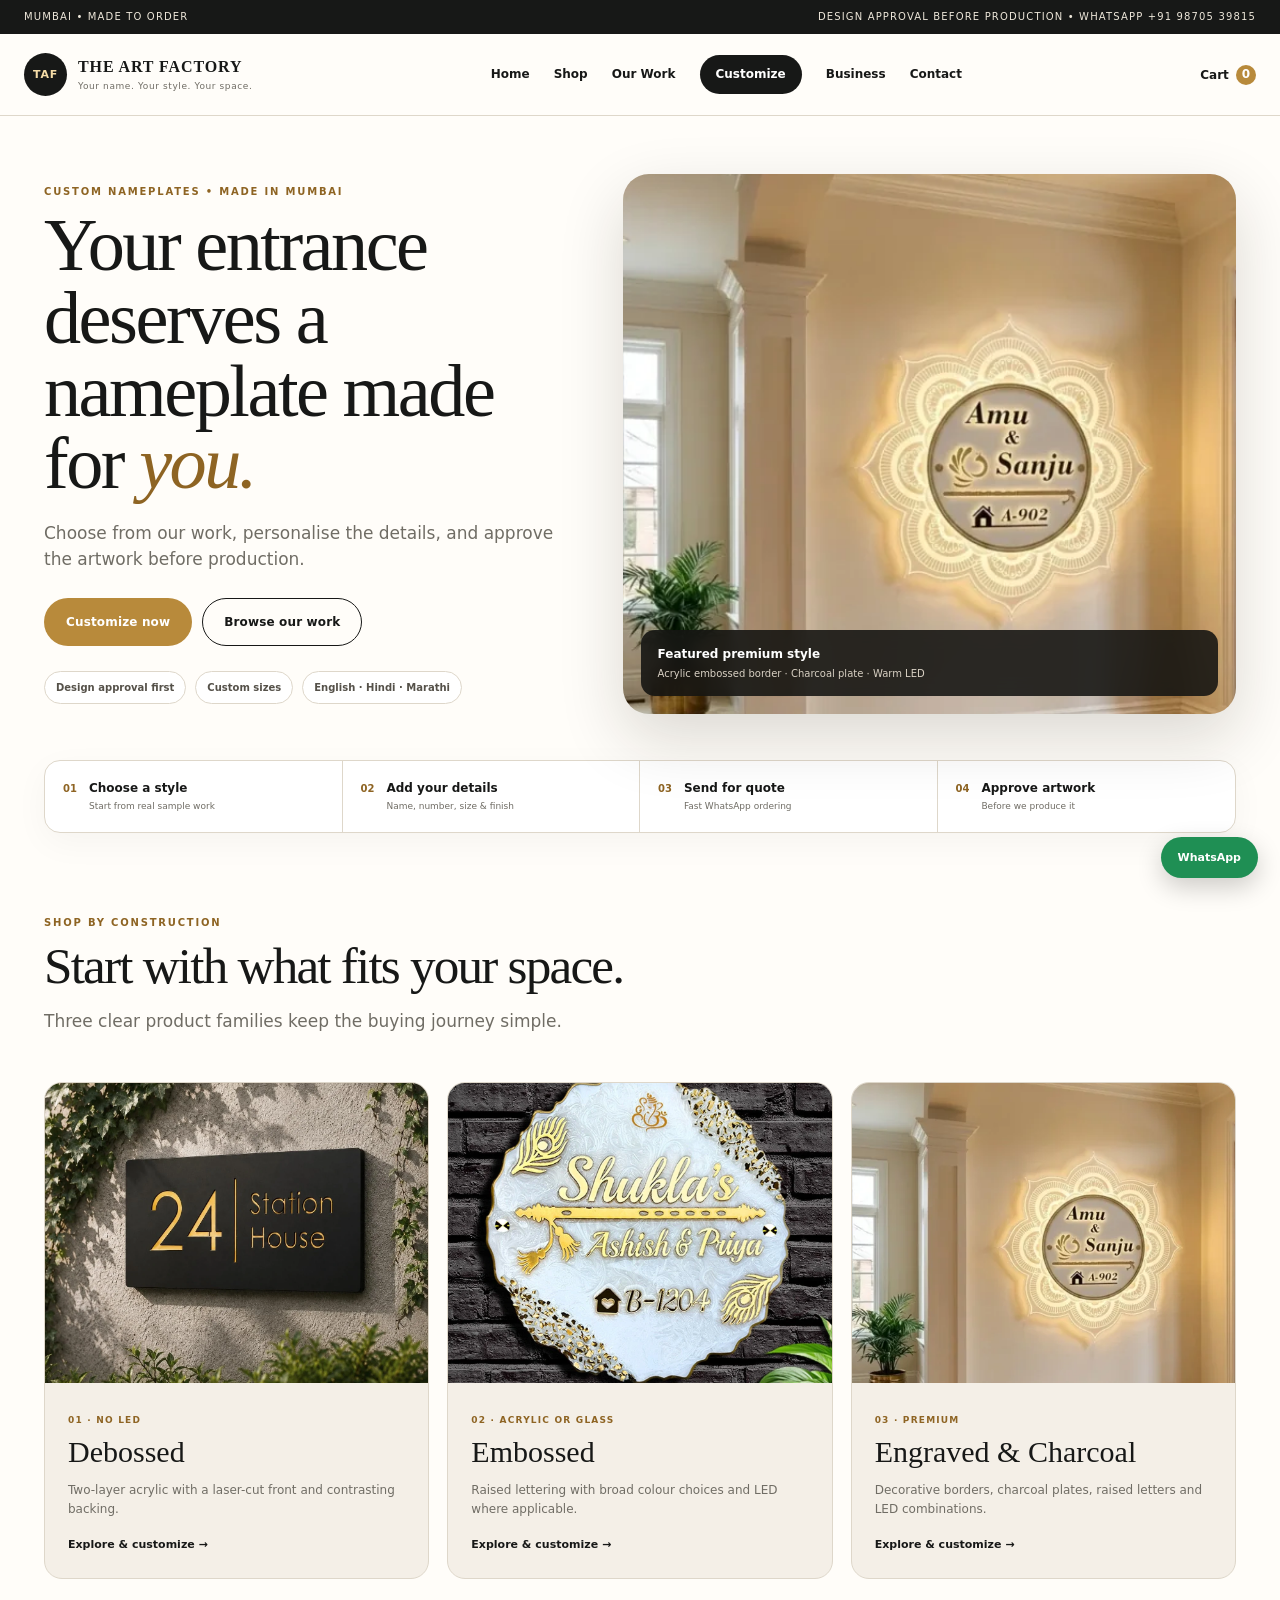
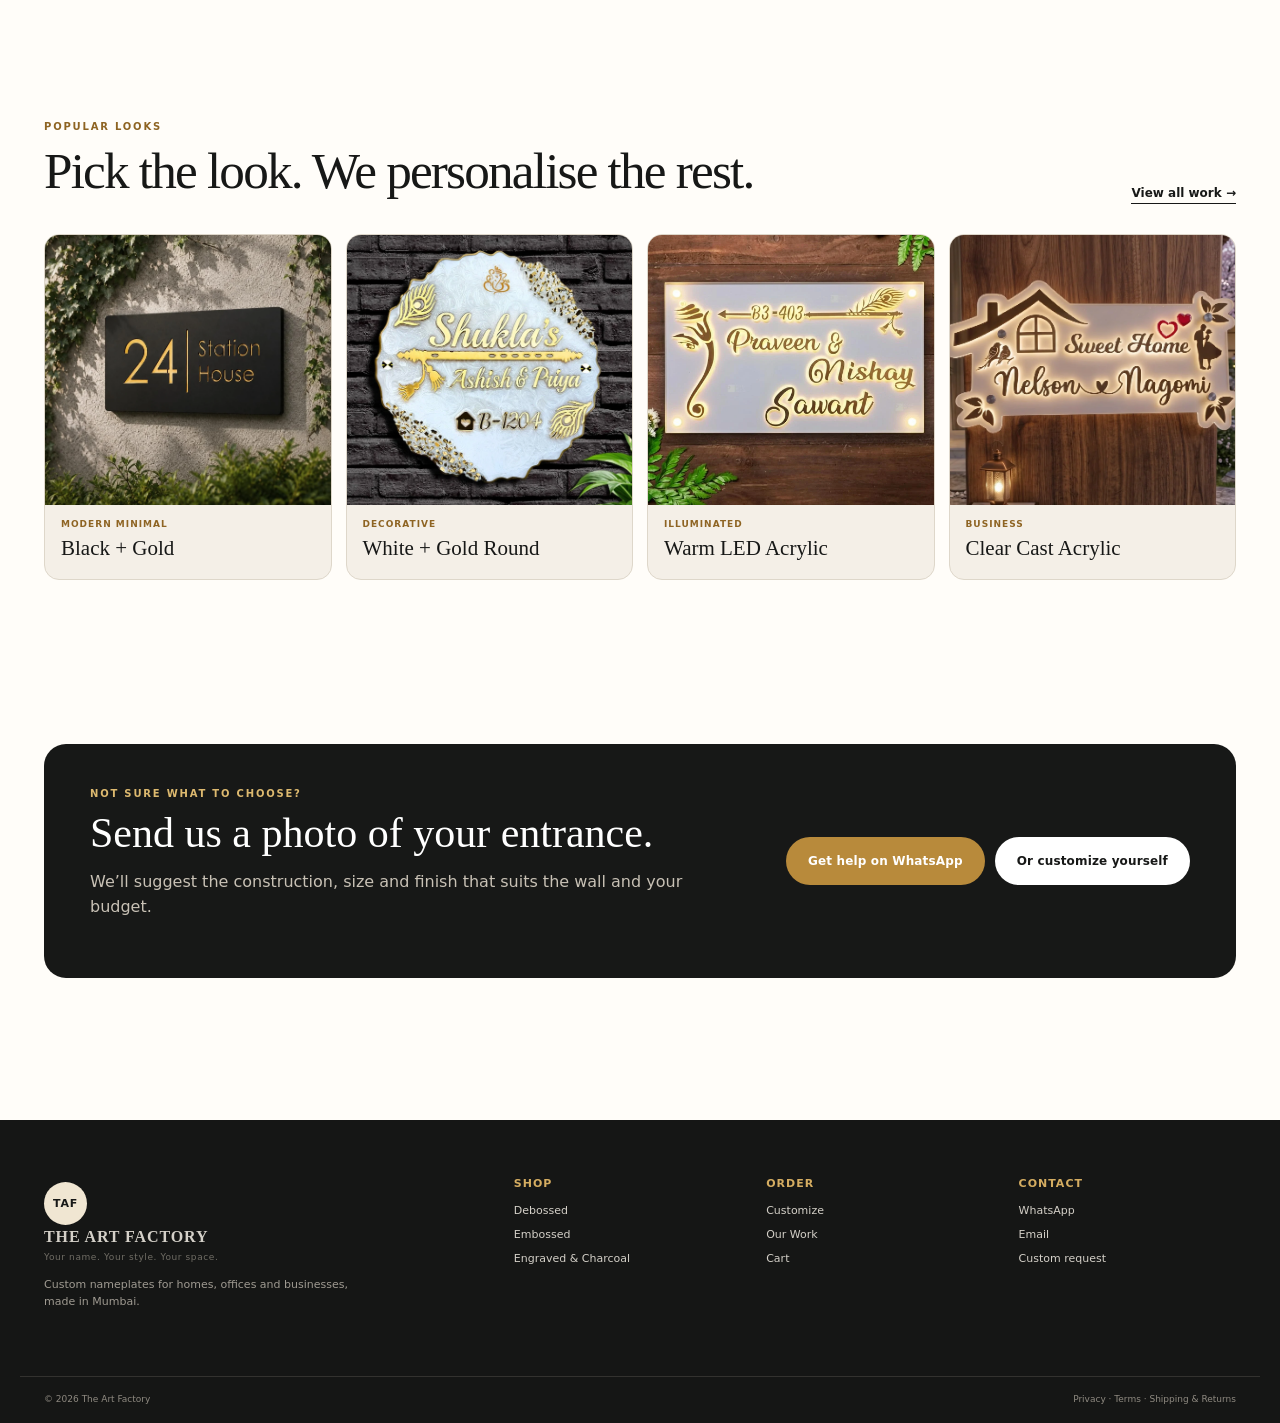
<file: index.html>
<!doctype html><html lang="en"><head><meta charset="utf-8"><meta name="viewport" content="width=device-width,initial-scale=1"><meta name="description" content="Custom acrylic, glass, engraved and LED nameplates made by The Art Factory in Mumbai."><title>The Art Factory | Custom Nameplates</title><link rel="stylesheet" href="styles.css?v=premium-showroom-20260923"></head><body><div class="topbar"><span>Mumbai • Made to order</span><span>Design approval before production • WhatsApp +91 98705 39815</span></div>
<header class="site-header"><a class="brand" href="index.html"><span class="brand-mark">TAF</span><span><strong>THE ART FACTORY</strong><small>Your name. Your style. Your space.</small></span></a>
<nav class="desktop-nav"><a href="index.html">Home</a><a href="shop.html">Shop</a><a href="gallery.html">Our Work</a><a href="customizer.html" class="nav-cta">Customize</a><a href="corporate.html">Business</a><a href="contact.html">Contact</a></nav>
<div class="header-actions"><a class="cart-link" href="cart.html">Cart <span id="cartCount">0</span></a><button class="menu-btn" id="menuBtn" aria-label="Open menu">☰</button></div></header>
<div class="mobile-nav" id="mobileNav"><a href="index.html">Home</a><a href="shop.html">Shop</a><a href="gallery.html">Our Work</a><a href="customizer.html">Customize</a><a href="corporate.html">Business</a><a href="contact.html">Contact</a></div><main>
<section class="clean-hero"><div class="clean-hero-copy"><p class="eyebrow">CUSTOM NAMEPLATES • MADE IN MUMBAI</p><h1>Your entrance deserves a nameplate made for <em>you.</em></h1><p>Choose from our work, personalise the details, and approve the artwork before production.</p><div class="hero-cta"><a class="btn btn-gold" href="customizer.html">Customize now</a><a class="btn btn-outline" href="gallery.html">Browse our work</a></div><div class="clean-trust"><span>Design approval first</span><span>Custom sizes</span><span>English · Hindi · Marathi</span></div></div><div class="clean-hero-visual"><img src="assets/sample-mandala-charcoal-led-hq.webp" alt="Acrylic embossed border and charcoal plate with LED"><div class="visual-note"><b>Featured premium style</b><span>Acrylic embossed border · Charcoal plate · Warm LED</span></div></div></section>
<section class="conversion-bar"><div><b>01</b><span><strong>Choose a style</strong><small>Start from real sample work</small></span></div><div><b>02</b><span><strong>Add your details</strong><small>Name, number, size & finish</small></span></div><div><b>03</b><span><strong>Send for quote</strong><small>Fast WhatsApp ordering</small></span></div><div><b>04</b><span><strong>Approve artwork</strong><small>Before we produce it</small></span></div></section>
<section class="section-pad"><div class="section-head"><div><p class="eyebrow">SHOP BY CONSTRUCTION</p><h2>Start with what fits your space.</h2><p class="lead">Three clear product families keep the buying journey simple.</p></div></div><div class="organized-collections">
<a href="debossed.html"><div class="small-sample"><img class="hq-sample" src="assets/sample-debossed-modern.webp" alt="The Art Factory nameplate sample" loading="lazy" decoding="async"></div><div><span>01 · NO LED</span><h3>Debossed</h3><p>Two-layer acrylic with a laser-cut front and contrasting backing.</p><b>Explore & customize →</b></div></a>
<a href="embossed.html"><div class="small-sample"><img class="hq-sample" src="assets/sample-embossed-round.webp" alt="The Art Factory nameplate sample" loading="lazy" decoding="async"></div><div><span>02 · ACRYLIC OR GLASS</span><h3>Embossed</h3><p>Raised lettering with broad colour choices and LED where applicable.</p><b>Explore & customize →</b></div></a>
<a href="engraved-charcoal.html" class="premium-collection"><img src="assets/sample-mandala-charcoal-led-hq.webp" alt="Acrylic border charcoal LED nameplate"><div><span>03 · PREMIUM</span><h3>Engraved & Charcoal</h3><p>Decorative borders, charcoal plates, raised letters and LED combinations.</p><b>Explore & customize →</b></div></a>
</div></section>
<section class="section-pad showroom-section"><div class="section-head"><div><p class="eyebrow">POPULAR LOOKS</p><h2>Pick the look. We personalise the rest.</h2></div><a class="text-link" href="gallery.html">View all work →</a></div><div class="organized-samples">
<a href="customizer.html?category=debossed"><img class="hq-sample" src="assets/sample-debossed-modern.webp" alt="The Art Factory nameplate sample" loading="lazy" decoding="async"><span>Modern Minimal</span><h3>Black + Gold</h3></a>
<a href="customizer.html?category=embossed"><img class="hq-sample" src="assets/sample-embossed-round.webp" alt="The Art Factory nameplate sample" loading="lazy" decoding="async"><span>Decorative</span><h3>White + Gold Round</h3></a>
<a href="customizer.html?category=embossed"><img class="hq-sample" src="assets/sample-led-ganesha.webp" alt="The Art Factory nameplate sample" loading="lazy" decoding="async"><span>Illuminated</span><h3>Warm LED Acrylic</h3></a>
<a href="corporate.html"><img class="hq-sample" src="assets/sample-business-clear.webp" alt="The Art Factory nameplate sample" loading="lazy" decoding="async"><span>Business</span><h3>Clear Cast Acrylic</h3></a>
</div></section>
<section class="section-pad"><div class="decision-panel"><div><p class="eyebrow">NOT SURE WHAT TO CHOOSE?</p><h2>Send us a photo of your entrance.</h2><p>We’ll suggest the construction, size and finish that suits the wall and your budget.</p></div><div><a class="btn btn-gold" href="https://wa.me/919870539815?text=Hello%20The%20Art%20Factory%2C%20I%20need%20help%20choosing%20a%20nameplate.">Get help on WhatsApp</a><a class="btn btn-light" href="customizer.html">Or customize yourself</a></div></div></section>
</main><footer class="site-footer"><div class="footer-grid"><div><a class="brand footer-brand" href="index.html"><span class="brand-mark">TAF</span><span><strong>THE ART FACTORY</strong><small>Your name. Your style. Your space.</small></span></a><p>Custom nameplates for homes, offices and businesses, made in Mumbai.</p></div><div><h4>Shop</h4><a href="debossed.html">Debossed</a><a href="embossed.html">Embossed</a><a href="engraved-charcoal.html">Engraved & Charcoal</a></div><div><h4>Order</h4><a href="customizer.html">Customize</a><a href="gallery.html">Our Work</a><a href="cart.html">Cart</a></div><div><h4>Contact</h4><a href="https://wa.me/919870539815">WhatsApp</a><a href="mailto:salimshaikh2207@gmail.com">Email</a><a href="contact.html">Custom request</a></div></div><div class="footer-bottom"><span>© 2026 The Art Factory</span><span><a href="privacy.html">Privacy</a> · <a href="terms.html">Terms</a> · <a href="shipping-returns.html">Shipping & Returns</a></span></div></footer><a class="floating-whatsapp" href="https://wa.me/919870539815?text=Hello%20The%20Art%20Factory%2C%20I%20want%20help%20choosing%20a%20nameplate.">WhatsApp</a><script src="app.js?v=no-sprites-20260923"></script></body></html>
</file>
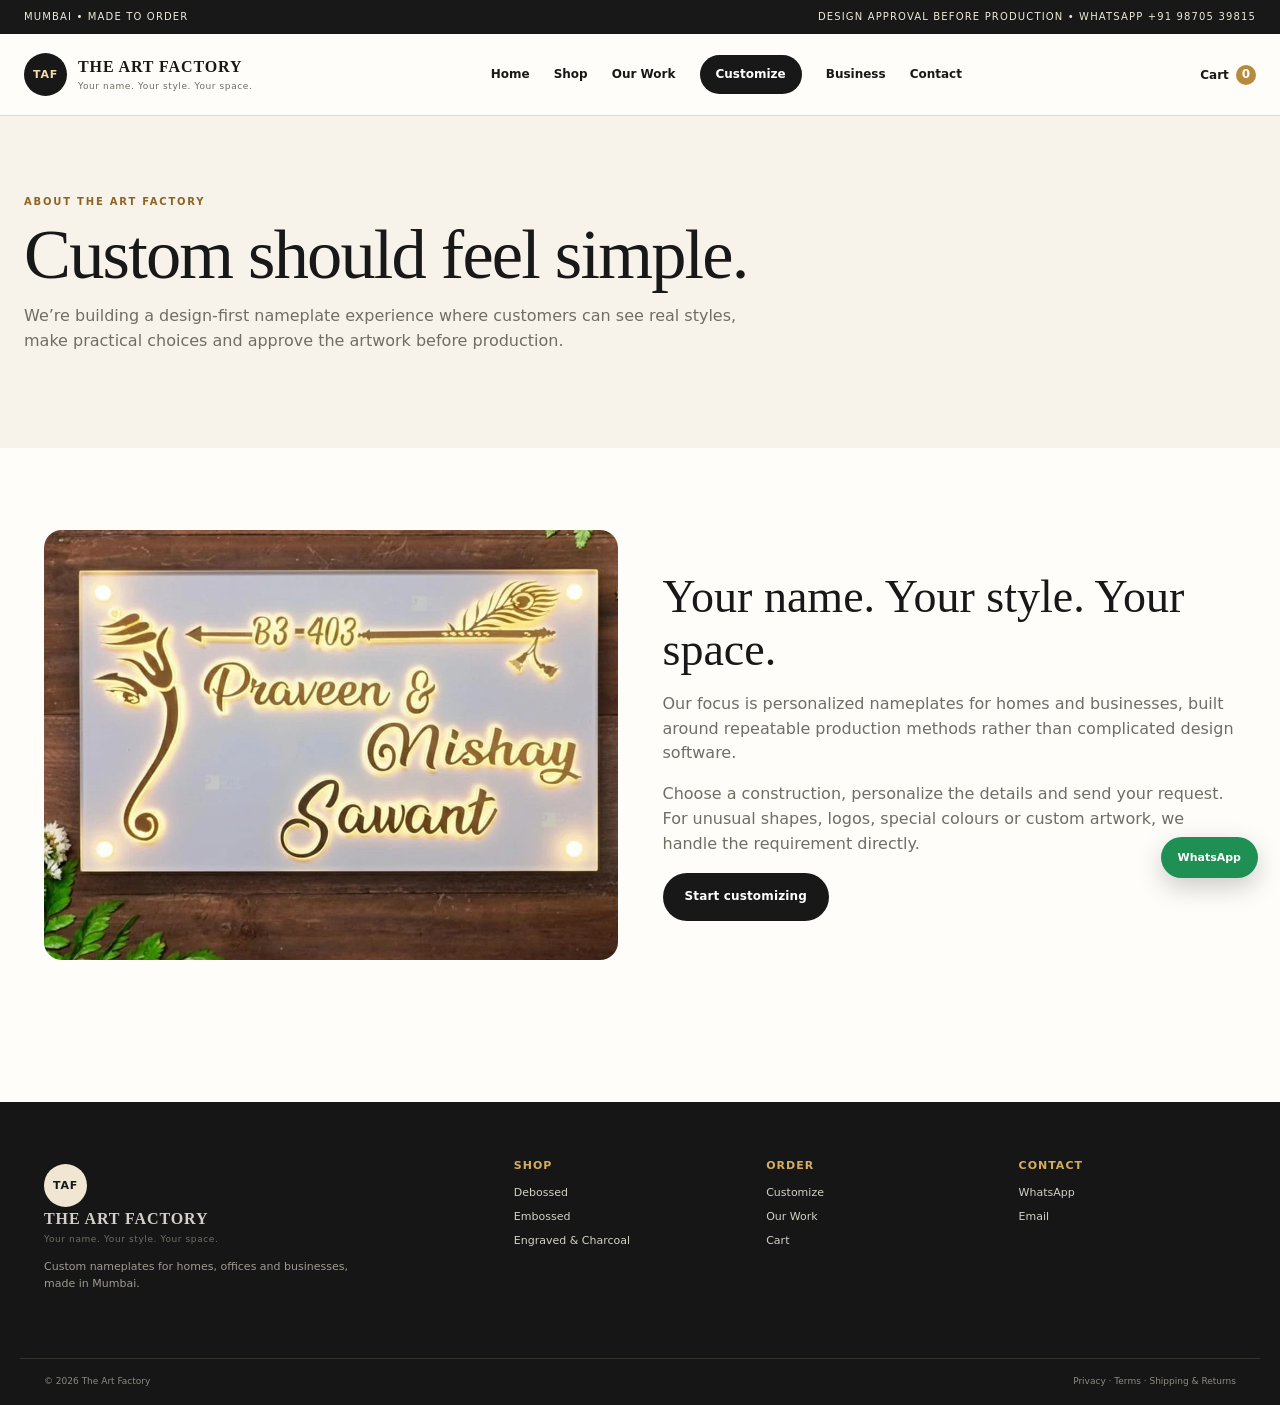
<file: about.html>
<!doctype html><html lang="en"><head><meta charset="utf-8"><meta name="viewport" content="width=device-width,initial-scale=1"><title>About | The Art Factory</title><link rel="stylesheet" href="styles.css?v=premium-showroom-20260923"></head><body><div class="topbar"><span>Mumbai • Made to order</span><span>Design approval before production • WhatsApp +91 98705 39815</span></div><header class="site-header"><a class="brand" href="index.html"><span class="brand-mark">TAF</span><span><strong>THE ART FACTORY</strong><small>Your name. Your style. Your space.</small></span></a><nav class="desktop-nav"><a href="index.html">Home</a><a href="shop.html">Shop</a><a href="gallery.html">Our Work</a><a href="customizer.html" class="nav-cta">Customize</a><a href="corporate.html">Business</a><a href="contact.html">Contact</a></nav><div class="header-actions"><a class="cart-link" href="cart.html">Cart <span id="cartCount">0</span></a><button class="menu-btn" id="menuBtn">☰</button></div></header><div class="mobile-nav" id="mobileNav"><a href="index.html">Home</a><a href="shop.html">Shop</a><a href="gallery.html">Our Work</a><a href="customizer.html">Customize</a><a href="corporate.html">Business</a><a href="contact.html">Contact</a></div>
<section class="page-hero"><p class="eyebrow">ABOUT THE ART FACTORY</p><h1>Custom should feel simple.</h1><p>We’re building a design-first nameplate experience where customers can see real styles, make practical choices and approve the artwork before production.</p></section><main class="section-pad"><div class="about-layout"><div><img class="hq-sample" src="assets/sample-led-ganesha.webp" alt="Illuminated acrylic nameplate sample" loading="lazy"></div><div><h2>Your name. Your style. Your space.</h2><p>Our focus is personalized nameplates for homes and businesses, built around repeatable production methods rather than complicated design software.</p><p>Choose a construction, personalize the details and send your request. For unusual shapes, logos, special colours or custom artwork, we handle the requirement directly.</p><a class="btn btn-dark" href="customizer.html">Start customizing</a></div></div></main><footer class="site-footer"><div class="footer-grid"><div><a class="brand footer-brand" href="index.html"><span class="brand-mark">TAF</span><span><strong>THE ART FACTORY</strong><small>Your name. Your style. Your space.</small></span></a><p>Custom nameplates for homes, offices and businesses, made in Mumbai.</p></div><div><h4>Shop</h4><a href="debossed.html">Debossed</a><a href="embossed.html">Embossed</a><a href="engraved-charcoal.html">Engraved & Charcoal</a></div><div><h4>Order</h4><a href="customizer.html">Customize</a><a href="gallery.html">Our Work</a><a href="cart.html">Cart</a></div><div><h4>Contact</h4><a href="https://wa.me/919870539815">WhatsApp</a><a href="mailto:salimshaikh2207@gmail.com">Email</a></div></div><div class="footer-bottom"><span>© 2026 The Art Factory</span><span><a href="privacy.html">Privacy</a> · <a href="terms.html">Terms</a> · <a href="shipping-returns.html">Shipping & Returns</a></span></div></footer><a class="floating-whatsapp" href="https://wa.me/919870539815">WhatsApp</a><script src="app.js?v=no-sprites-20260923"></script></body></html>
</file>
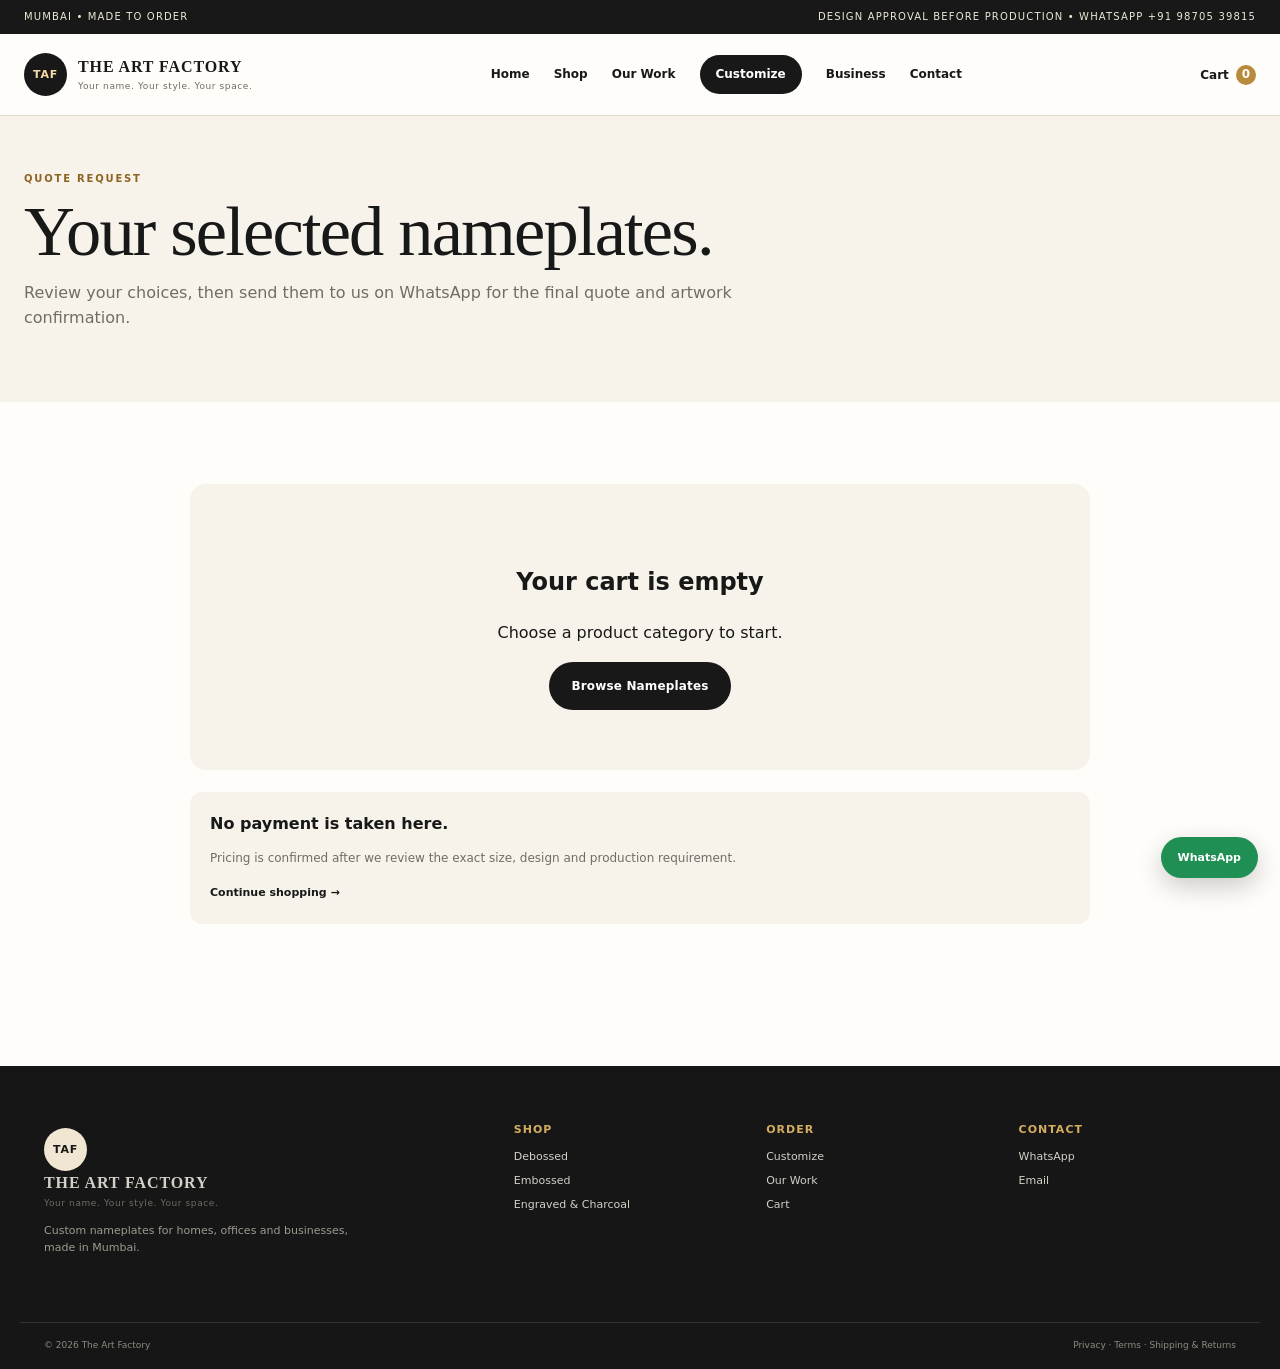
<file: cart.html>
<!doctype html><html lang="en"><head><meta charset="utf-8"><meta name="viewport" content="width=device-width,initial-scale=1"><title>Your Quote Request | The Art Factory</title><link rel="stylesheet" href="styles.css?v=sales-showroom-20260923"></head><body><div class="topbar"><span>Mumbai • Made to order</span><span>Design approval before production • WhatsApp +91 98705 39815</span></div><header class="site-header"><a class="brand" href="index.html"><span class="brand-mark">TAF</span><span><strong>THE ART FACTORY</strong><small>Your name. Your style. Your space.</small></span></a><nav class="desktop-nav"><a href="index.html">Home</a><a href="shop.html">Shop</a><a href="gallery.html">Our Work</a><a href="customizer.html" class="nav-cta">Customize</a><a href="corporate.html">Business</a><a href="contact.html">Contact</a></nav><div class="header-actions"><a class="cart-link" href="cart.html">Cart <span id="cartCount">0</span></a><button class="menu-btn" id="menuBtn">☰</button></div></header><div class="mobile-nav" id="mobileNav"><a href="index.html">Home</a><a href="shop.html">Shop</a><a href="gallery.html">Our Work</a><a href="customizer.html">Customize</a><a href="corporate.html">Business</a><a href="contact.html">Contact</a></div>
<section class="page-hero compact"><p class="eyebrow">QUOTE REQUEST</p><h1>Your selected nameplates.</h1><p>Review your choices, then send them to us on WhatsApp for the final quote and artwork confirmation.</p></section><main class="section-pad"><div class="cart-shell"><div id="cartItems"></div><div class="cart-help"><b>No payment is taken here.</b><p>Pricing is confirmed after we review the exact size, design and production requirement.</p><a href="shop.html">Continue shopping →</a></div></div></main><footer class="site-footer"><div class="footer-grid"><div><a class="brand footer-brand" href="index.html"><span class="brand-mark">TAF</span><span><strong>THE ART FACTORY</strong><small>Your name. Your style. Your space.</small></span></a><p>Custom nameplates for homes, offices and businesses, made in Mumbai.</p></div><div><h4>Shop</h4><a href="debossed.html">Debossed</a><a href="embossed.html">Embossed</a><a href="engraved-charcoal.html">Engraved & Charcoal</a></div><div><h4>Order</h4><a href="customizer.html">Customize</a><a href="gallery.html">Our Work</a><a href="cart.html">Cart</a></div><div><h4>Contact</h4><a href="https://wa.me/919870539815">WhatsApp</a><a href="mailto:salimshaikh2207@gmail.com">Email</a></div></div><div class="footer-bottom"><span>© 2026 The Art Factory</span><span><a href="privacy.html">Privacy</a> · <a href="terms.html">Terms</a> · <a href="shipping-returns.html">Shipping & Returns</a></span></div></footer><a class="floating-whatsapp" href="https://wa.me/919870539815">WhatsApp</a><script src="app.js?v=sales-showroom-20260923"></script></body></html>
</file>
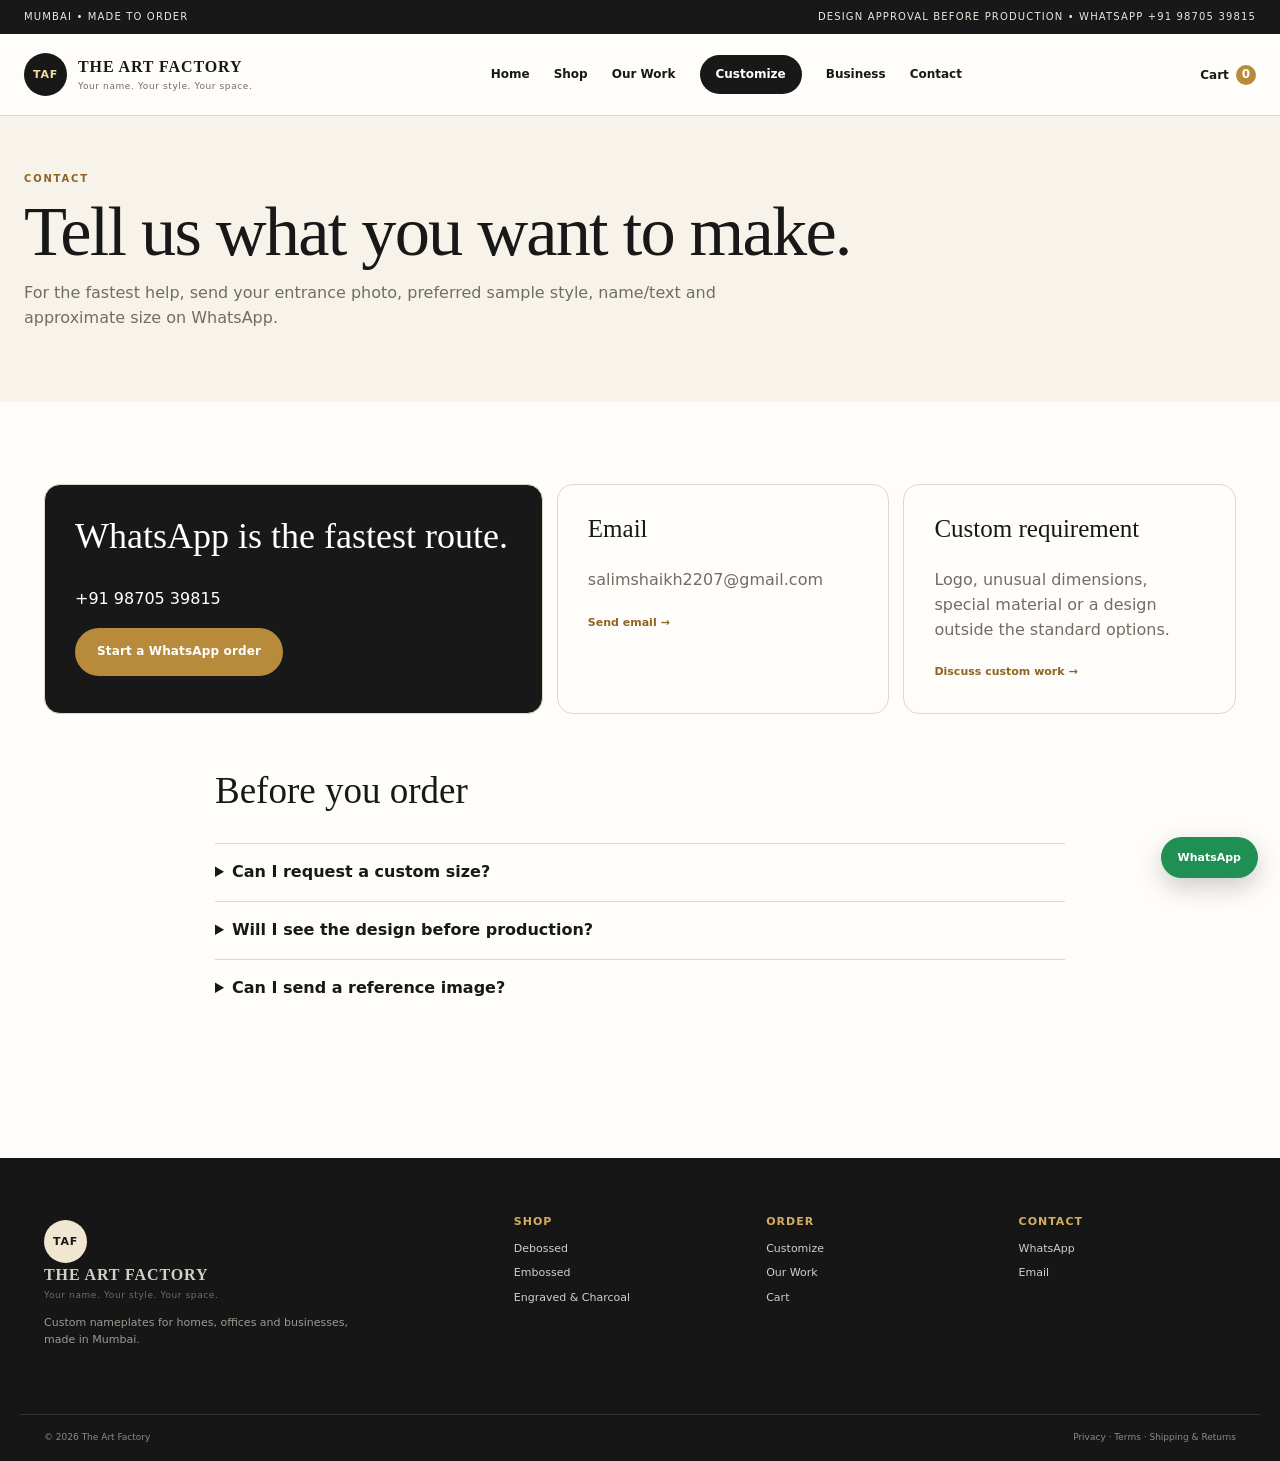
<file: contact.html>
<!doctype html><html lang="en"><head><meta charset="utf-8"><meta name="viewport" content="width=device-width,initial-scale=1"><title>Contact | The Art Factory</title><link rel="stylesheet" href="styles.css?v=sales-showroom-20260923"></head><body><div class="topbar"><span>Mumbai • Made to order</span><span>Design approval before production • WhatsApp +91 98705 39815</span></div><header class="site-header"><a class="brand" href="index.html"><span class="brand-mark">TAF</span><span><strong>THE ART FACTORY</strong><small>Your name. Your style. Your space.</small></span></a><nav class="desktop-nav"><a href="index.html">Home</a><a href="shop.html">Shop</a><a href="gallery.html">Our Work</a><a href="customizer.html" class="nav-cta">Customize</a><a href="corporate.html">Business</a><a href="contact.html">Contact</a></nav><div class="header-actions"><a class="cart-link" href="cart.html">Cart <span id="cartCount">0</span></a><button class="menu-btn" id="menuBtn">☰</button></div></header><div class="mobile-nav" id="mobileNav"><a href="index.html">Home</a><a href="shop.html">Shop</a><a href="gallery.html">Our Work</a><a href="customizer.html">Customize</a><a href="corporate.html">Business</a><a href="contact.html">Contact</a></div>
<section class="page-hero compact"><p class="eyebrow">CONTACT</p><h1>Tell us what you want to make.</h1><p>For the fastest help, send your entrance photo, preferred sample style, name/text and approximate size on WhatsApp.</p></section><main class="section-pad"><div class="contact-grid"><div class="contact-primary"><h2>WhatsApp is the fastest route.</h2><p>+91 98705 39815</p><a class="btn btn-gold" href="https://wa.me/919870539815?text=Hello%20The%20Art%20Factory%2C%20I%20want%20to%20order%20a%20custom%20nameplate.">Start a WhatsApp order</a></div><div class="contact-card"><h3>Email</h3><p>salimshaikh2207@gmail.com</p><a href="mailto:salimshaikh2207@gmail.com">Send email →</a></div><div class="contact-card"><h3>Custom requirement</h3><p>Logo, unusual dimensions, special material or a design outside the standard options.</p><a href="https://wa.me/919870539815?text=Hello%20The%20Art%20Factory%2C%20I%20have%20a%20custom%20nameplate%20requirement.">Discuss custom work →</a></div></div>
<div class="faq" id="faq"><h2>Before you order</h2><details><summary>Can I request a custom size?</summary><p>Yes. Standard sizes are available in the customizer; unusual dimensions are quoted directly.</p></details><details><summary>Will I see the design before production?</summary><p>Yes. Final artwork and production details are confirmed before making the piece.</p></details><details><summary>Can I send a reference image?</summary><p>Yes. Send the image on WhatsApp and tell us which elements you like.</p></details></div></main><footer class="site-footer"><div class="footer-grid"><div><a class="brand footer-brand" href="index.html"><span class="brand-mark">TAF</span><span><strong>THE ART FACTORY</strong><small>Your name. Your style. Your space.</small></span></a><p>Custom nameplates for homes, offices and businesses, made in Mumbai.</p></div><div><h4>Shop</h4><a href="debossed.html">Debossed</a><a href="embossed.html">Embossed</a><a href="engraved-charcoal.html">Engraved & Charcoal</a></div><div><h4>Order</h4><a href="customizer.html">Customize</a><a href="gallery.html">Our Work</a><a href="cart.html">Cart</a></div><div><h4>Contact</h4><a href="https://wa.me/919870539815">WhatsApp</a><a href="mailto:salimshaikh2207@gmail.com">Email</a></div></div><div class="footer-bottom"><span>© 2026 The Art Factory</span><span><a href="privacy.html">Privacy</a> · <a href="terms.html">Terms</a> · <a href="shipping-returns.html">Shipping & Returns</a></span></div></footer><a class="floating-whatsapp" href="https://wa.me/919870539815">WhatsApp</a><script src="app.js?v=sales-showroom-20260923"></script></body></html>
</file>
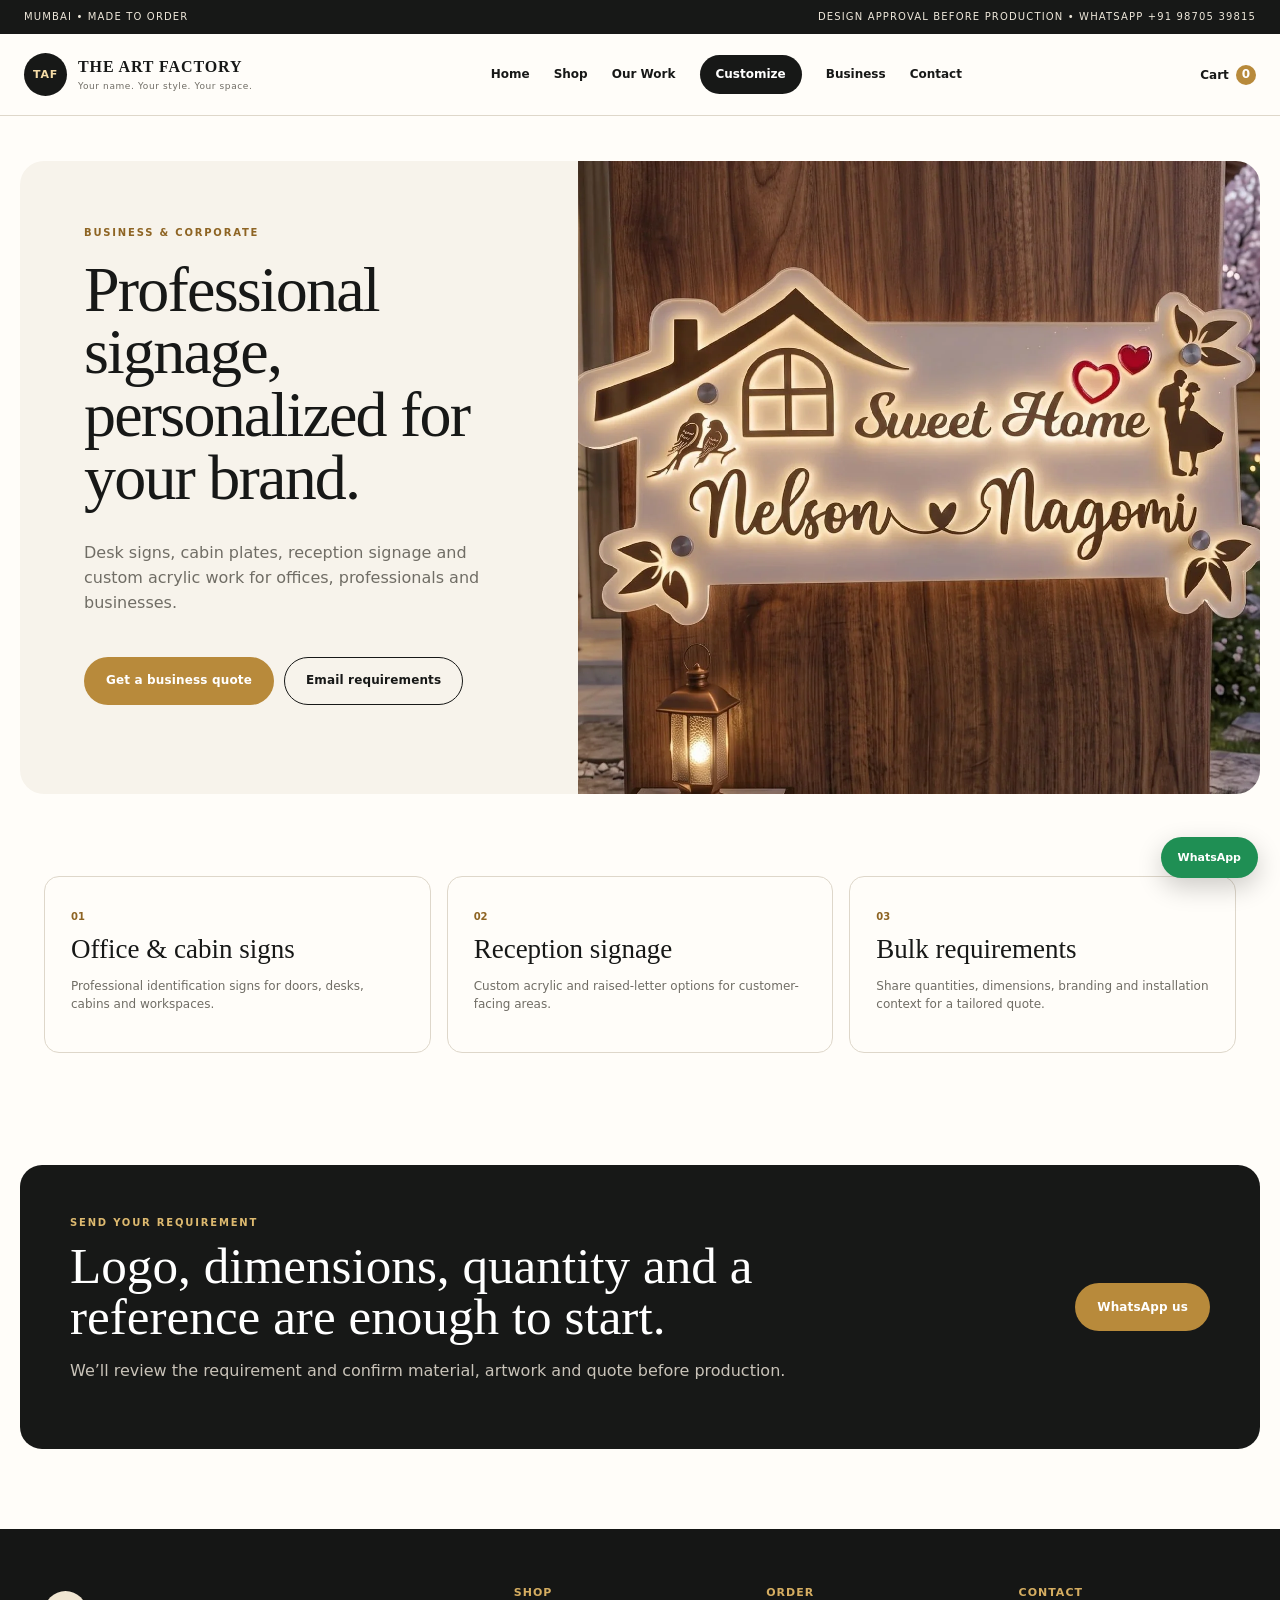
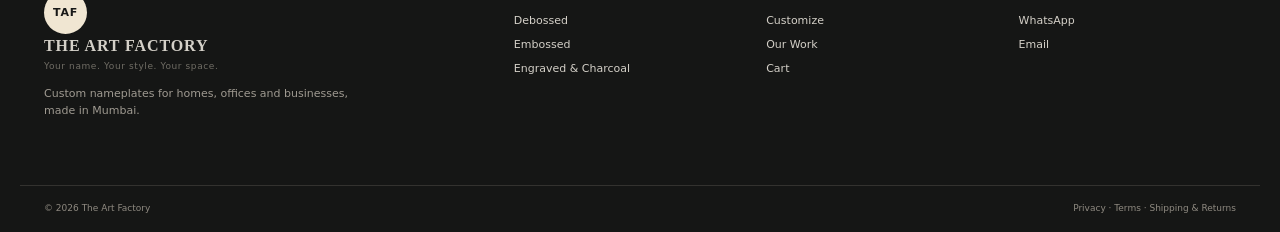
<file: corporate.html>
<!doctype html><html lang="en"><head><meta charset="utf-8"><meta name="viewport" content="width=device-width,initial-scale=1"><title>Business & Corporate Signs | The Art Factory</title><link rel="stylesheet" href="styles.css?v=premium-showroom-20260923"></head><body><div class="topbar"><span>Mumbai • Made to order</span><span>Design approval before production • WhatsApp +91 98705 39815</span></div><header class="site-header"><a class="brand" href="index.html"><span class="brand-mark">TAF</span><span><strong>THE ART FACTORY</strong><small>Your name. Your style. Your space.</small></span></a><nav class="desktop-nav"><a href="index.html">Home</a><a href="shop.html">Shop</a><a href="gallery.html">Our Work</a><a href="customizer.html" class="nav-cta">Customize</a><a href="corporate.html">Business</a><a href="contact.html">Contact</a></nav><div class="header-actions"><a class="cart-link" href="cart.html">Cart <span id="cartCount">0</span></a><button class="menu-btn" id="menuBtn">☰</button></div></header><div class="mobile-nav" id="mobileNav"><a href="index.html">Home</a><a href="shop.html">Shop</a><a href="gallery.html">Our Work</a><a href="customizer.html">Customize</a><a href="corporate.html">Business</a><a href="contact.html">Contact</a></div>
<main><section class="product-hero business-hero"><div class="product-copy"><p class="eyebrow">BUSINESS & CORPORATE</p><h1>Professional signage, personalized for your brand.</h1><p>Desk signs, cabin plates, reception signage and custom acrylic work for offices, professionals and businesses.</p><div class="hero-cta"><a class="btn btn-gold" href="https://wa.me/919870539815?text=Hello%20The%20Art%20Factory%2C%20I%20need%20a%20business%20signage%20quote.">Get a business quote</a><a class="btn btn-outline" href="mailto:salimshaikh2207@gmail.com">Email requirements</a></div></div><div class="product-visual"><img class="hq-sample" src="assets/sample-business-clear.webp" alt="Engraved clear acrylic professional desk sign" loading="lazy"></div></section>
<section class="section-pad"><div class="business-grid"><div><span>01</span><h3>Office & cabin signs</h3><p>Professional identification signs for doors, desks, cabins and workspaces.</p></div><div><span>02</span><h3>Reception signage</h3><p>Custom acrylic and raised-letter options for customer-facing areas.</p></div><div><span>03</span><h3>Bulk requirements</h3><p>Share quantities, dimensions, branding and installation context for a tailored quote.</p></div></div></section>
<section class="sales-cta"><div><p class="eyebrow">SEND YOUR REQUIREMENT</p><h2>Logo, dimensions, quantity and a reference are enough to start.</h2><p>We’ll review the requirement and confirm material, artwork and quote before production.</p></div><a class="btn btn-gold" href="https://wa.me/919870539815?text=Hello%20The%20Art%20Factory%2C%20I%20want%20a%20corporate%20signage%20quote.">WhatsApp us</a></section></main><footer class="site-footer"><div class="footer-grid"><div><a class="brand footer-brand" href="index.html"><span class="brand-mark">TAF</span><span><strong>THE ART FACTORY</strong><small>Your name. Your style. Your space.</small></span></a><p>Custom nameplates for homes, offices and businesses, made in Mumbai.</p></div><div><h4>Shop</h4><a href="debossed.html">Debossed</a><a href="embossed.html">Embossed</a><a href="engraved-charcoal.html">Engraved & Charcoal</a></div><div><h4>Order</h4><a href="customizer.html">Customize</a><a href="gallery.html">Our Work</a><a href="cart.html">Cart</a></div><div><h4>Contact</h4><a href="https://wa.me/919870539815">WhatsApp</a><a href="mailto:salimshaikh2207@gmail.com">Email</a></div></div><div class="footer-bottom"><span>© 2026 The Art Factory</span><span><a href="privacy.html">Privacy</a> · <a href="terms.html">Terms</a> · <a href="shipping-returns.html">Shipping & Returns</a></span></div></footer><a class="floating-whatsapp" href="https://wa.me/919870539815">WhatsApp</a><script src="app.js?v=no-sprites-20260923"></script></body></html>
</file>
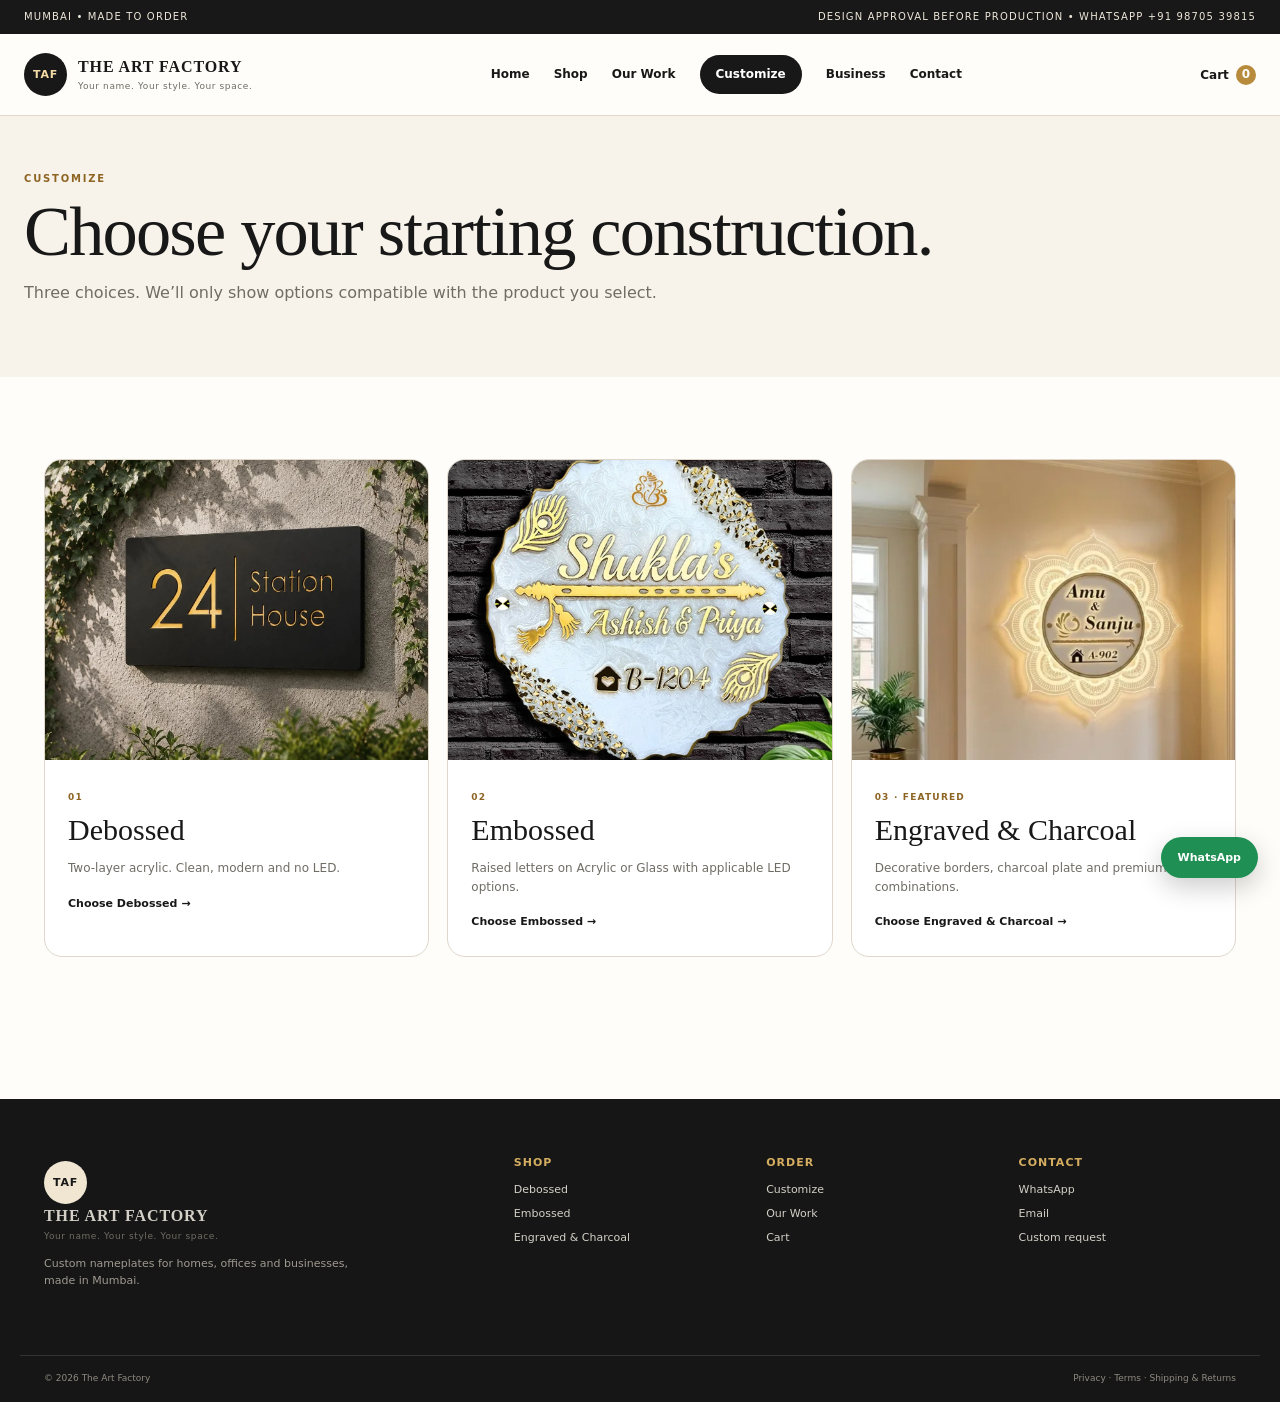
<file: customizer.html>
<!doctype html><html lang="en"><head><meta charset="utf-8"><meta name="viewport" content="width=device-width,initial-scale=1"><title>Customize Your Nameplate | The Art Factory</title><link rel="stylesheet" href="styles.css?v=premium-showroom-20260923"></head><body><div class="topbar"><span>Mumbai • Made to order</span><span>Design approval before production • WhatsApp +91 98705 39815</span></div>
<header class="site-header"><a class="brand" href="index.html"><span class="brand-mark">TAF</span><span><strong>THE ART FACTORY</strong><small>Your name. Your style. Your space.</small></span></a>
<nav class="desktop-nav"><a href="index.html">Home</a><a href="shop.html">Shop</a><a href="gallery.html">Our Work</a><a href="customizer.html" class="nav-cta">Customize</a><a href="corporate.html">Business</a><a href="contact.html">Contact</a></nav>
<div class="header-actions"><a class="cart-link" href="cart.html">Cart <span id="cartCount">0</span></a><button class="menu-btn" id="menuBtn" aria-label="Open menu">☰</button></div></header>
<div class="mobile-nav" id="mobileNav"><a href="index.html">Home</a><a href="shop.html">Shop</a><a href="gallery.html">Our Work</a><a href="customizer.html">Customize</a><a href="corporate.html">Business</a><a href="contact.html">Contact</a></div><section class="page-hero compact"><p class="eyebrow">CUSTOMIZE</p><h1 id="customizerTitle">Choose your starting construction.</h1><p id="customizerLead">Three choices. We’ll only show options compatible with the product you select.</p></section><main class="section-pad"><div id="categoryChooser" class="organized-chooser">
<a href="customizer.html?category=debossed"><div class="small-sample"><img class="hq-sample" src="assets/sample-debossed-modern.webp" alt="The Art Factory nameplate sample" loading="lazy" decoding="async"></div><div><span>01</span><h2>Debossed</h2><p>Two-layer acrylic. Clean, modern and no LED.</p><b>Choose Debossed →</b></div></a>
<a href="customizer.html?category=embossed"><div class="small-sample"><img class="hq-sample" src="assets/sample-embossed-round.webp" alt="The Art Factory nameplate sample" loading="lazy" decoding="async"></div><div><span>02</span><h2>Embossed</h2><p>Raised letters on Acrylic or Glass with applicable LED options.</p><b>Choose Embossed →</b></div></a>
<a href="engraved-customizer.html"><img src="assets/sample-mandala-charcoal-led-hq.webp" alt="Acrylic border charcoal LED sample"><div><span>03 · FEATURED</span><h2>Engraved & Charcoal</h2><p>Decorative borders, charcoal plate and premium LED combinations.</p><b>Choose Engraved & Charcoal →</b></div></a>
</div><div id="customizerWorkspace" class="customizer-workspace" style="display:none"><div class="customizer"><aside><div class="preview"><div class="preview-surface"><div class="generic-live-preview" id="genericPreview"><div class="generic-plate" id="genericPlate"><span id="genericName">YOUR NAME</span><small id="genericNumber">HOUSE / FLAT NO.</small></div></div></div></div><div class="preview-help"><b>Your design is confirmed before production</b><p>This preview helps you choose. We prepare the final artwork after your request.</p><a href="https://wa.me/919870539815">Need help? WhatsApp us →</a></div></aside><form class="form-card" id="genericForm"></form></div></div></main><footer class="site-footer"><div class="footer-grid"><div><a class="brand footer-brand" href="index.html"><span class="brand-mark">TAF</span><span><strong>THE ART FACTORY</strong><small>Your name. Your style. Your space.</small></span></a><p>Custom nameplates for homes, offices and businesses, made in Mumbai.</p></div><div><h4>Shop</h4><a href="debossed.html">Debossed</a><a href="embossed.html">Embossed</a><a href="engraved-charcoal.html">Engraved & Charcoal</a></div><div><h4>Order</h4><a href="customizer.html">Customize</a><a href="gallery.html">Our Work</a><a href="cart.html">Cart</a></div><div><h4>Contact</h4><a href="https://wa.me/919870539815">WhatsApp</a><a href="mailto:salimshaikh2207@gmail.com">Email</a><a href="contact.html">Custom request</a></div></div><div class="footer-bottom"><span>© 2026 The Art Factory</span><span><a href="privacy.html">Privacy</a> · <a href="terms.html">Terms</a> · <a href="shipping-returns.html">Shipping & Returns</a></span></div></footer><a class="floating-whatsapp" href="https://wa.me/919870539815?text=Hello%20The%20Art%20Factory%2C%20I%20want%20help%20choosing%20a%20nameplate.">WhatsApp</a><script src="app.js?v=no-sprites-20260923"></script></body></html>
</file>
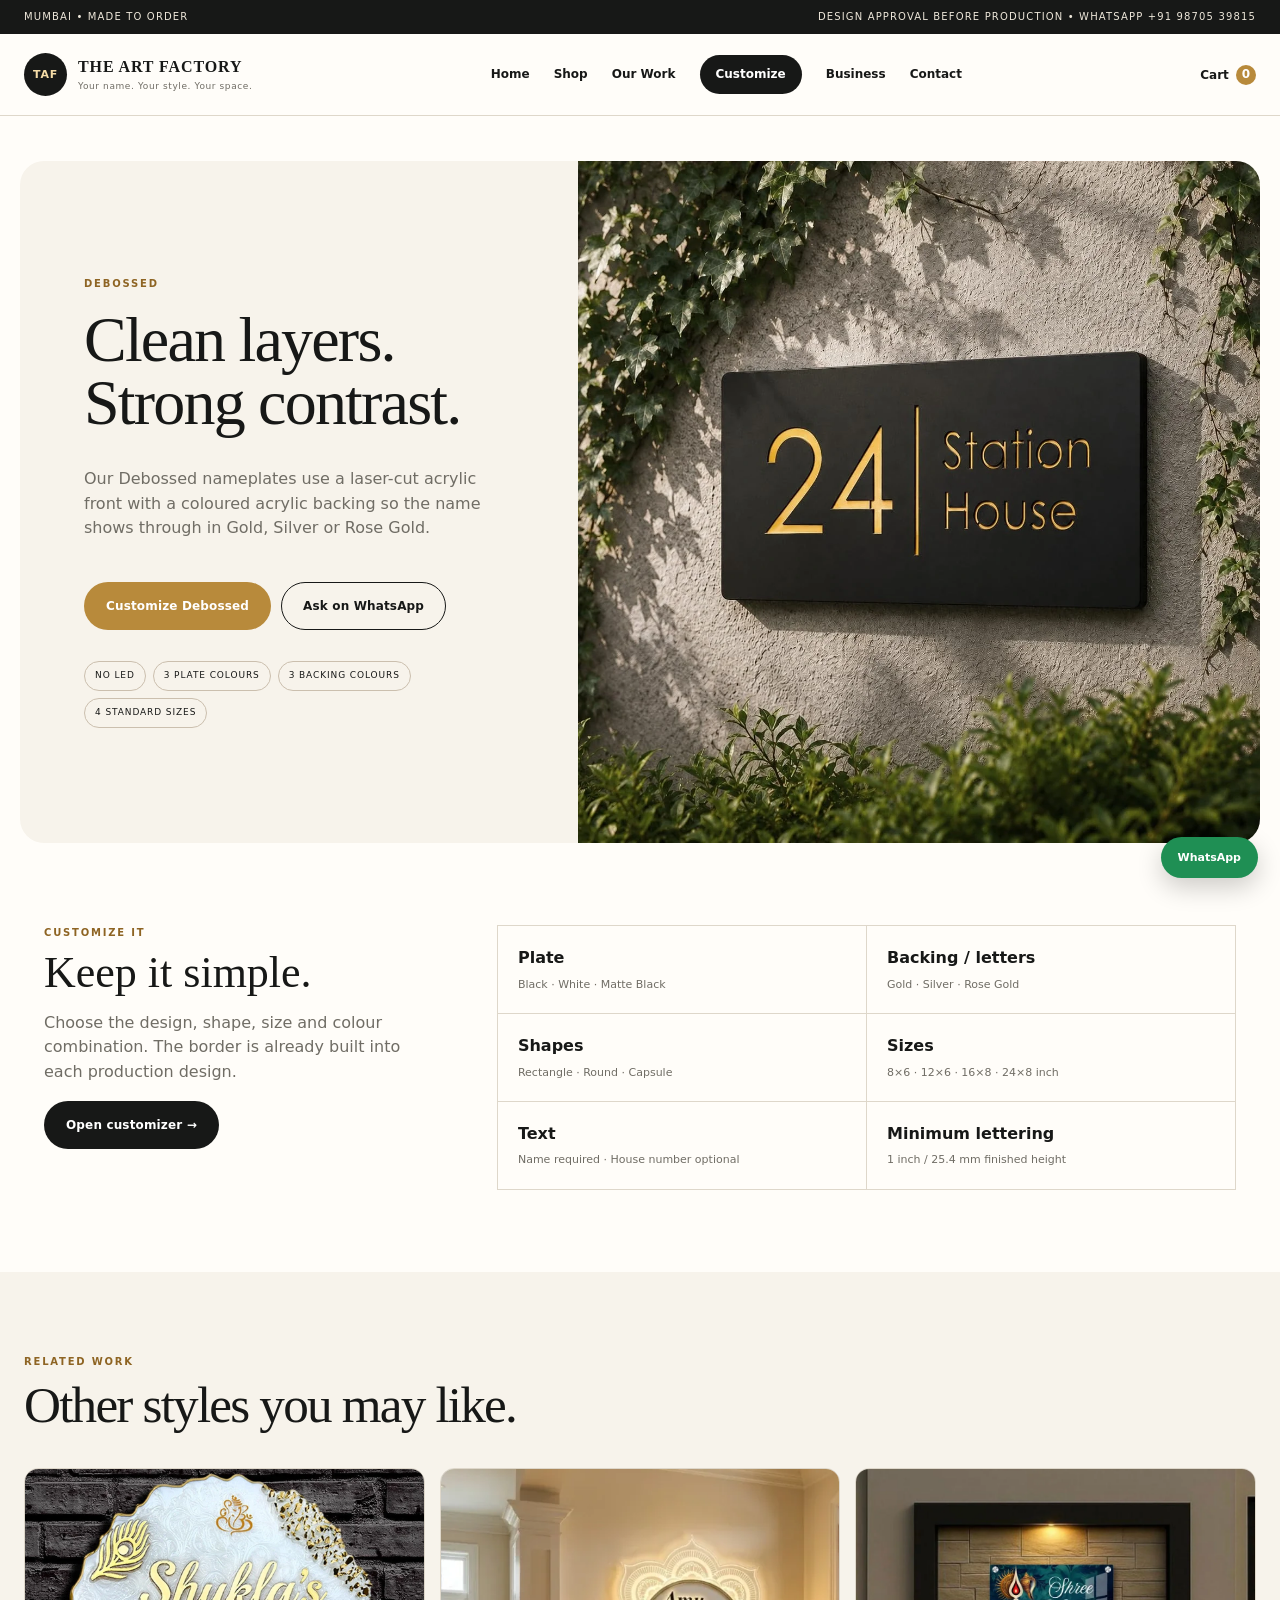
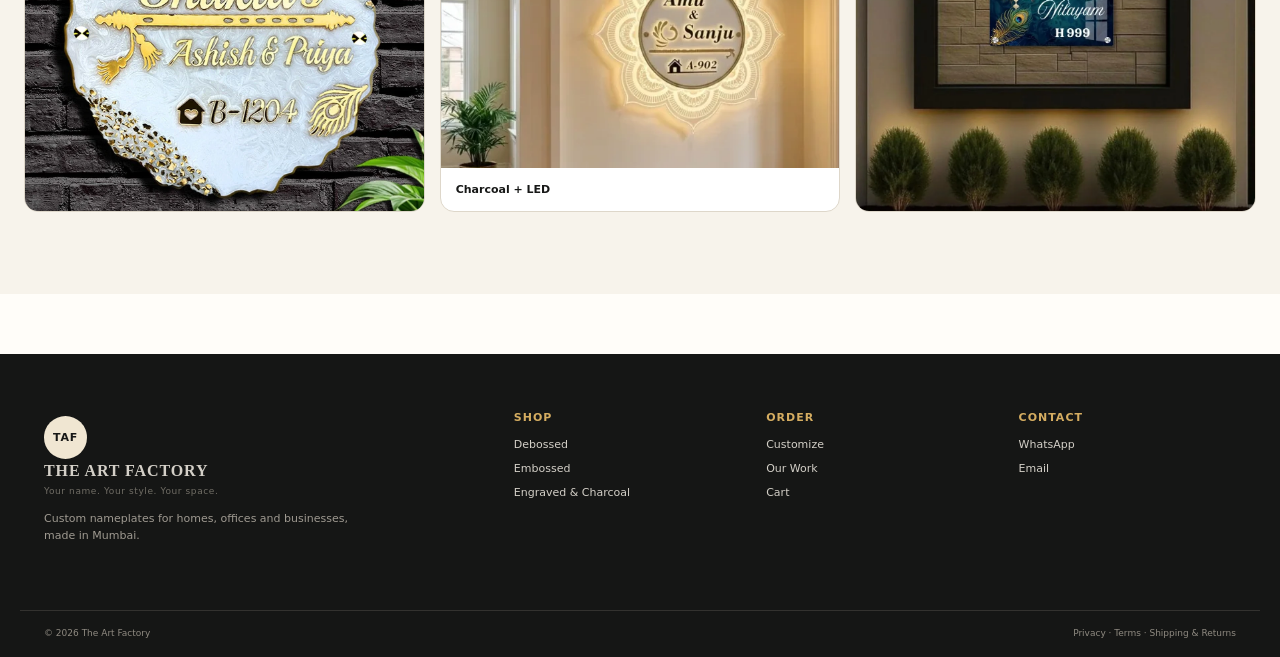
<file: debossed.html>
<!doctype html><html lang="en"><head><meta charset="utf-8"><meta name="viewport" content="width=device-width,initial-scale=1"><title>Debossed Nameplates | The Art Factory</title><link rel="stylesheet" href="styles.css?v=premium-showroom-20260923"></head><body><div class="topbar"><span>Mumbai • Made to order</span><span>Design approval before production • WhatsApp +91 98705 39815</span></div>
<header class="site-header"><a class="brand" href="index.html"><span class="brand-mark">TAF</span><span><strong>THE ART FACTORY</strong><small>Your name. Your style. Your space.</small></span></a>
<nav class="desktop-nav"><a href="index.html">Home</a><a href="shop.html">Shop</a><a href="gallery.html">Our Work</a><a href="customizer.html" class="nav-cta">Customize</a><a href="corporate.html">Business</a><a href="contact.html">Contact</a></nav>
<div class="header-actions"><a class="cart-link" href="cart.html">Cart <span id="cartCount">0</span></a><button class="menu-btn" id="menuBtn">☰</button></div></header><div class="mobile-nav" id="mobileNav"><a href="index.html">Home</a><a href="shop.html">Shop</a><a href="gallery.html">Our Work</a><a href="customizer.html">Customize</a><a href="corporate.html">Business</a><a href="contact.html">Contact</a></div>
<main><section class="product-hero"><div class="product-copy"><p class="eyebrow">DEBOSSED</p><h1>Clean layers. Strong contrast.</h1><p>Our Debossed nameplates use a laser-cut acrylic front with a coloured acrylic backing so the name shows through in Gold, Silver or Rose Gold.</p><div class="hero-cta"><a class="btn btn-gold" href="customizer.html?category=debossed">Customize Debossed</a><a class="btn btn-outline" href="https://wa.me/919870539815?text=Hello%20The%20Art%20Factory%2C%20I%20am%20interested%20in%20a%20Debossed%20nameplate.">Ask on WhatsApp</a></div><div class="product-badges"><span>No LED</span><span>3 plate colours</span><span>3 backing colours</span><span>4 standard sizes</span></div></div><div class="product-visual"><img class="hq-sample" src="assets/sample-debossed-modern.webp" alt="Modern black and gold debossed nameplate" loading="lazy"></div></section>
<section class="section-pad"><div class="spec-layout"><div><p class="eyebrow">CUSTOMIZE IT</p><h2>Keep it simple.</h2><p>Choose the design, shape, size and colour combination. The border is already built into each production design.</p><a class="btn btn-dark" href="customizer.html?category=debossed">Open customizer →</a></div><div class="spec-grid"><div><b>Plate</b><span>Black · White · Matte Black</span></div><div><b>Backing / letters</b><span>Gold · Silver · Rose Gold</span></div><div><b>Shapes</b><span>Rectangle · Round · Capsule</span></div><div><b>Sizes</b><span>8×6 · 12×6 · 16×8 · 24×8 inch</span></div><div><b>Text</b><span>Name required · House number optional</span></div><div><b>Minimum lettering</b><span>1 inch / 25.4 mm finished height</span></div></div></div></section>
<section class="section-pad soft-bg"><div class="section-head"><div><p class="eyebrow">RELATED WORK</p><h2>Other styles you may like.</h2></div></div><div class="mini-work-grid"><a href="embossed.html"><img class="hq-sample" src="assets/sample-embossed-round.webp" alt="Embossed acrylic nameplate" loading="lazy"><span>Embossed Acrylic</span></a><a href="engraved-charcoal.html"><img src="assets/sample-mandala-charcoal-led-hq.webp" alt="Mandala charcoal LED nameplate"><span>Charcoal + LED</span></a><a href="gallery.html"><img class="hq-sample" src="assets/sample-digital-print.webp" alt="Digital printed acrylic nameplate" loading="lazy"><span>See all work</span></a></div></section></main><footer class="site-footer"><div class="footer-grid"><div><a class="brand footer-brand" href="index.html"><span class="brand-mark">TAF</span><span><strong>THE ART FACTORY</strong><small>Your name. Your style. Your space.</small></span></a><p>Custom nameplates for homes, offices and businesses, made in Mumbai.</p></div><div><h4>Shop</h4><a href="debossed.html">Debossed</a><a href="embossed.html">Embossed</a><a href="engraved-charcoal.html">Engraved & Charcoal</a></div><div><h4>Order</h4><a href="customizer.html">Customize</a><a href="gallery.html">Our Work</a><a href="cart.html">Cart</a></div><div><h4>Contact</h4><a href="https://wa.me/919870539815">WhatsApp</a><a href="mailto:salimshaikh2207@gmail.com">Email</a></div></div><div class="footer-bottom"><span>© 2026 The Art Factory</span><span><a href="privacy.html">Privacy</a> · <a href="terms.html">Terms</a> · <a href="shipping-returns.html">Shipping & Returns</a></span></div></footer><a class="floating-whatsapp" href="https://wa.me/919870539815">WhatsApp</a><script src="app.js?v=no-sprites-20260923"></script></body></html>
</file>
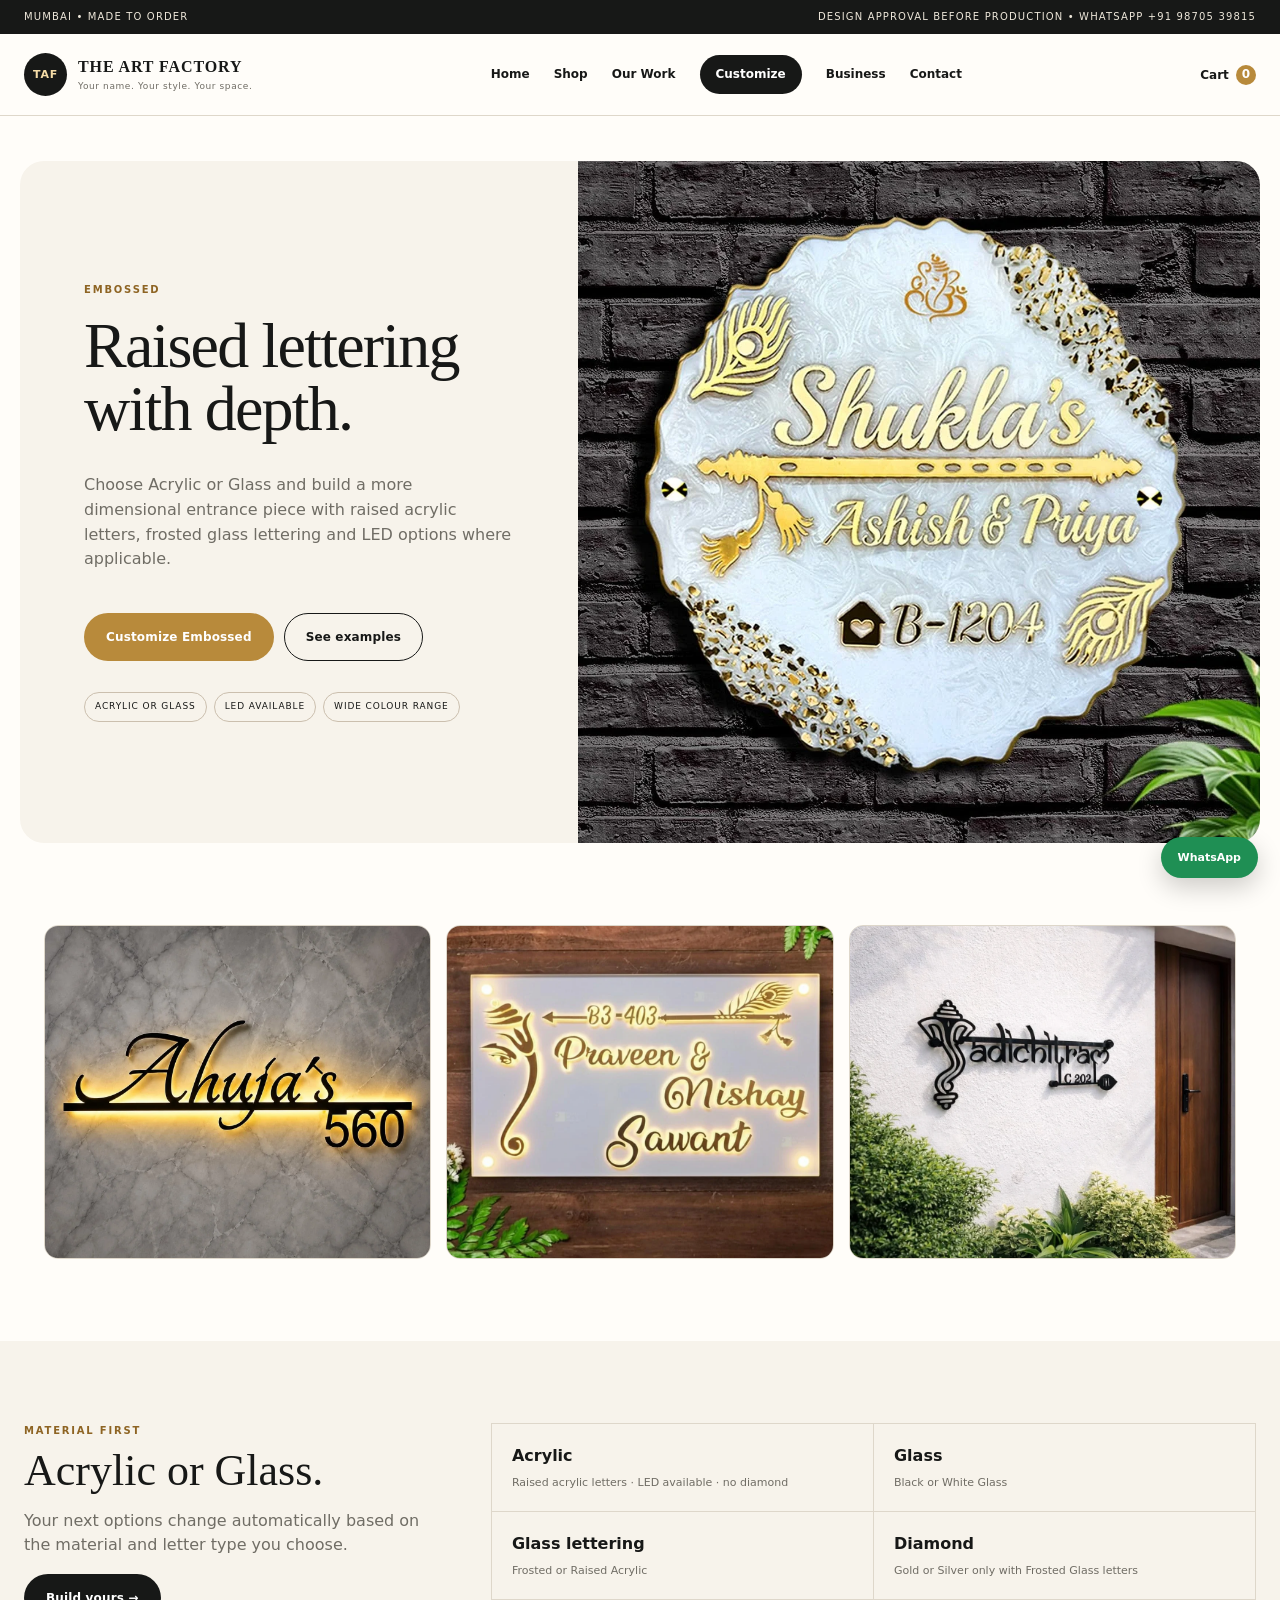
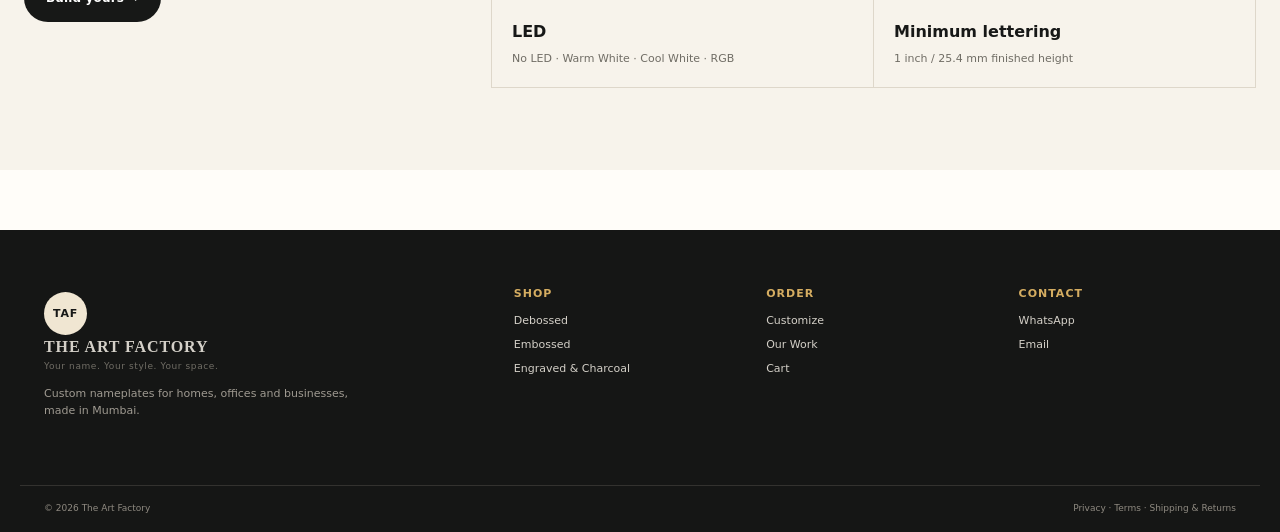
<file: embossed.html>
<!doctype html><html lang="en"><head><meta charset="utf-8"><meta name="viewport" content="width=device-width,initial-scale=1"><title>Embossed Nameplates | The Art Factory</title><link rel="stylesheet" href="styles.css?v=premium-showroom-20260923"></head><body><div class="topbar"><span>Mumbai • Made to order</span><span>Design approval before production • WhatsApp +91 98705 39815</span></div>
<header class="site-header"><a class="brand" href="index.html"><span class="brand-mark">TAF</span><span><strong>THE ART FACTORY</strong><small>Your name. Your style. Your space.</small></span></a>
<nav class="desktop-nav"><a href="index.html">Home</a><a href="shop.html">Shop</a><a href="gallery.html">Our Work</a><a href="customizer.html" class="nav-cta">Customize</a><a href="corporate.html">Business</a><a href="contact.html">Contact</a></nav>
<div class="header-actions"><a class="cart-link" href="cart.html">Cart <span id="cartCount">0</span></a><button class="menu-btn" id="menuBtn">☰</button></div></header><div class="mobile-nav" id="mobileNav"><a href="index.html">Home</a><a href="shop.html">Shop</a><a href="gallery.html">Our Work</a><a href="customizer.html">Customize</a><a href="corporate.html">Business</a><a href="contact.html">Contact</a></div>
<main><section class="product-hero"><div class="product-copy"><p class="eyebrow">EMBOSSED</p><h1>Raised lettering with depth.</h1><p>Choose Acrylic or Glass and build a more dimensional entrance piece with raised acrylic letters, frosted glass lettering and LED options where applicable.</p><div class="hero-cta"><a class="btn btn-gold" href="customizer.html?category=embossed">Customize Embossed</a><a class="btn btn-outline" href="gallery.html">See examples</a></div><div class="product-badges"><span>Acrylic or Glass</span><span>LED available</span><span>Wide colour range</span></div></div><div class="product-visual"><img class="hq-sample" src="assets/sample-embossed-round.webp" alt="Round white and gold embossed acrylic nameplate" loading="lazy"></div></section>
<section class="section-pad"><div class="sample-trio"><div><img class="hq-sample" src="assets/sample-led-script.webp" alt="Standalone acrylic letters with LED" loading="lazy"><span>Acrylic letters + LED</span></div><div><img class="hq-sample" src="assets/sample-led-ganesha.webp" alt="Decorative acrylic nameplate with warm LED" loading="lazy"><span>Decorative LED</span></div><div><img class="hq-sample" src="assets/sample-metal-ganesha.webp" alt="Artistic acrylic wall letters" loading="lazy"><span>Artistic raised lettering</span></div></div></section>
<section class="section-pad soft-bg"><div class="spec-layout"><div><p class="eyebrow">MATERIAL FIRST</p><h2>Acrylic or Glass.</h2><p>Your next options change automatically based on the material and letter type you choose.</p><a class="btn btn-dark" href="customizer.html?category=embossed">Build yours →</a></div><div class="spec-grid"><div><b>Acrylic</b><span>Raised acrylic letters · LED available · no diamond</span></div><div><b>Glass</b><span>Black or White Glass</span></div><div><b>Glass lettering</b><span>Frosted or Raised Acrylic</span></div><div><b>Diamond</b><span>Gold or Silver only with Frosted Glass letters</span></div><div><b>LED</b><span>No LED · Warm White · Cool White · RGB</span></div><div><b>Minimum lettering</b><span>1 inch / 25.4 mm finished height</span></div></div></div></section></main><footer class="site-footer"><div class="footer-grid"><div><a class="brand footer-brand" href="index.html"><span class="brand-mark">TAF</span><span><strong>THE ART FACTORY</strong><small>Your name. Your style. Your space.</small></span></a><p>Custom nameplates for homes, offices and businesses, made in Mumbai.</p></div><div><h4>Shop</h4><a href="debossed.html">Debossed</a><a href="embossed.html">Embossed</a><a href="engraved-charcoal.html">Engraved & Charcoal</a></div><div><h4>Order</h4><a href="customizer.html">Customize</a><a href="gallery.html">Our Work</a><a href="cart.html">Cart</a></div><div><h4>Contact</h4><a href="https://wa.me/919870539815">WhatsApp</a><a href="mailto:salimshaikh2207@gmail.com">Email</a></div></div><div class="footer-bottom"><span>© 2026 The Art Factory</span><span><a href="privacy.html">Privacy</a> · <a href="terms.html">Terms</a> · <a href="shipping-returns.html">Shipping & Returns</a></span></div></footer><a class="floating-whatsapp" href="https://wa.me/919870539815">WhatsApp</a><script src="app.js?v=no-sprites-20260923"></script></body></html>
</file>
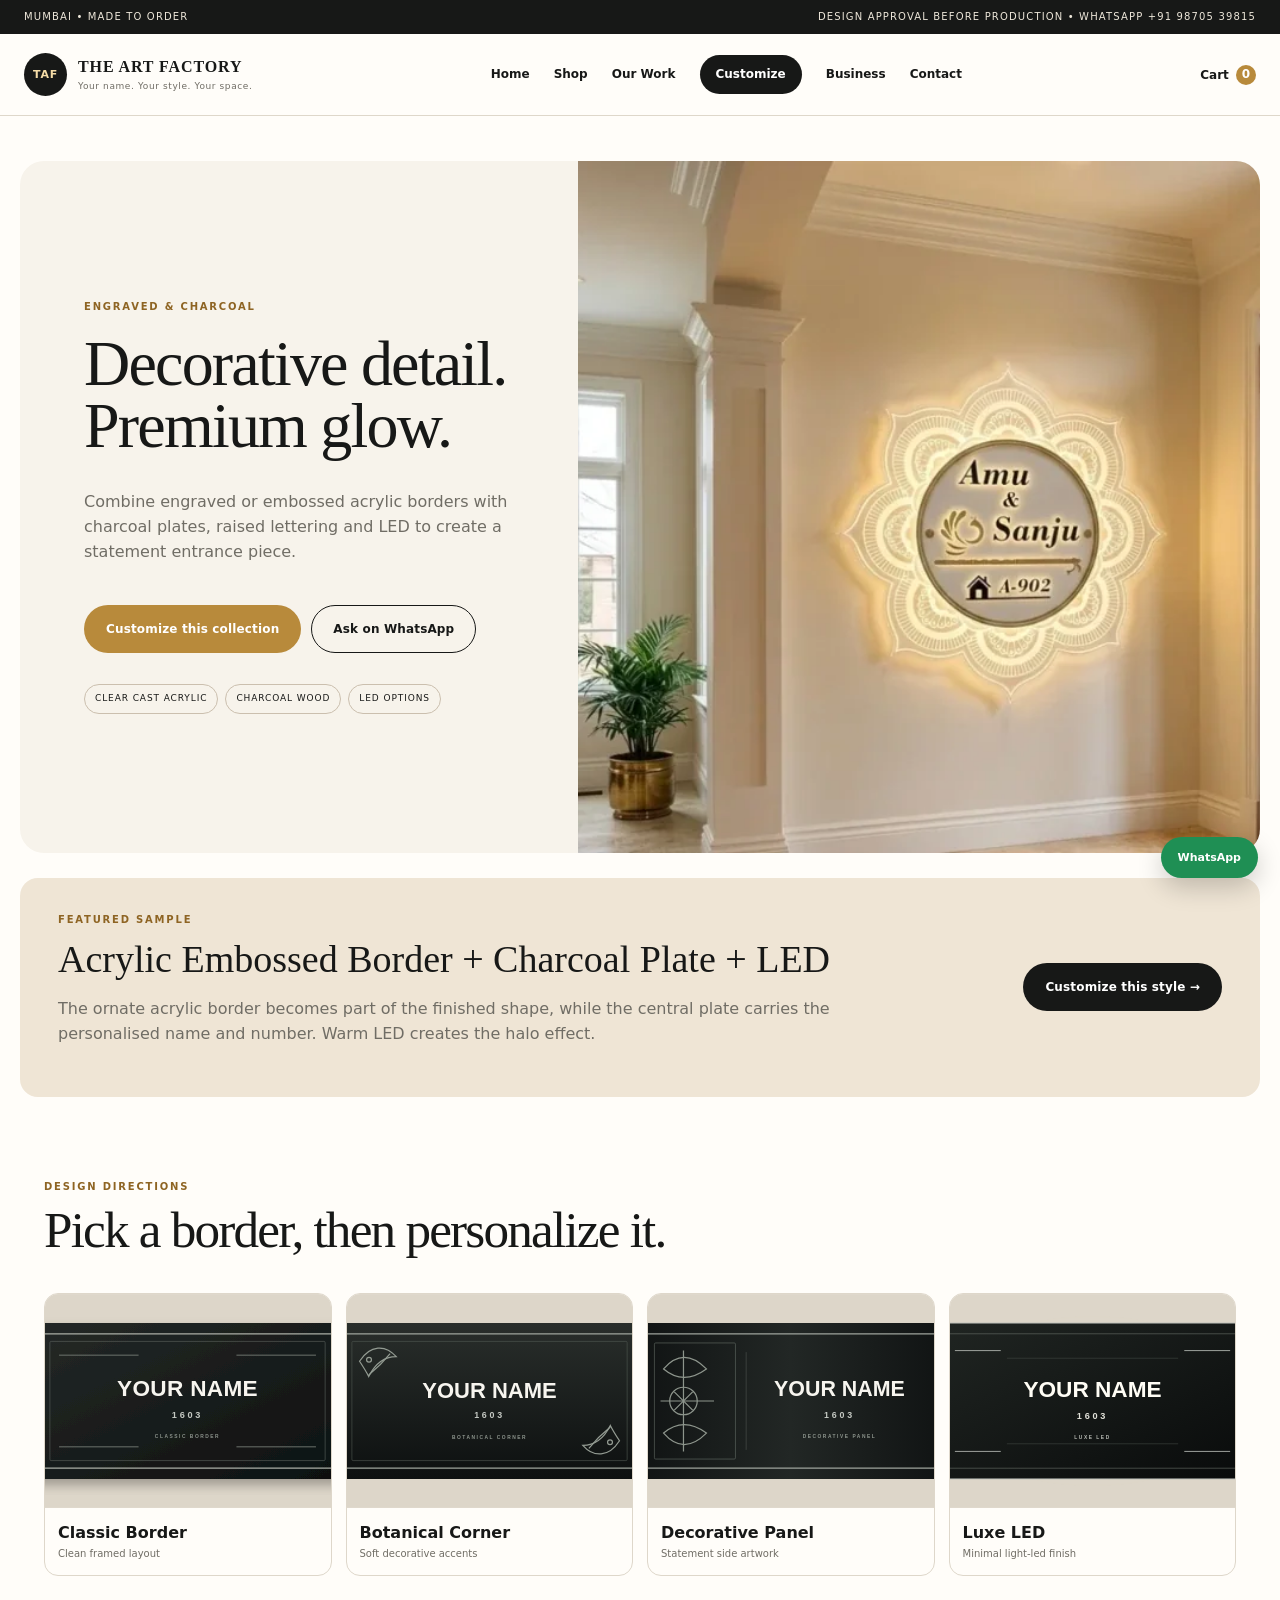
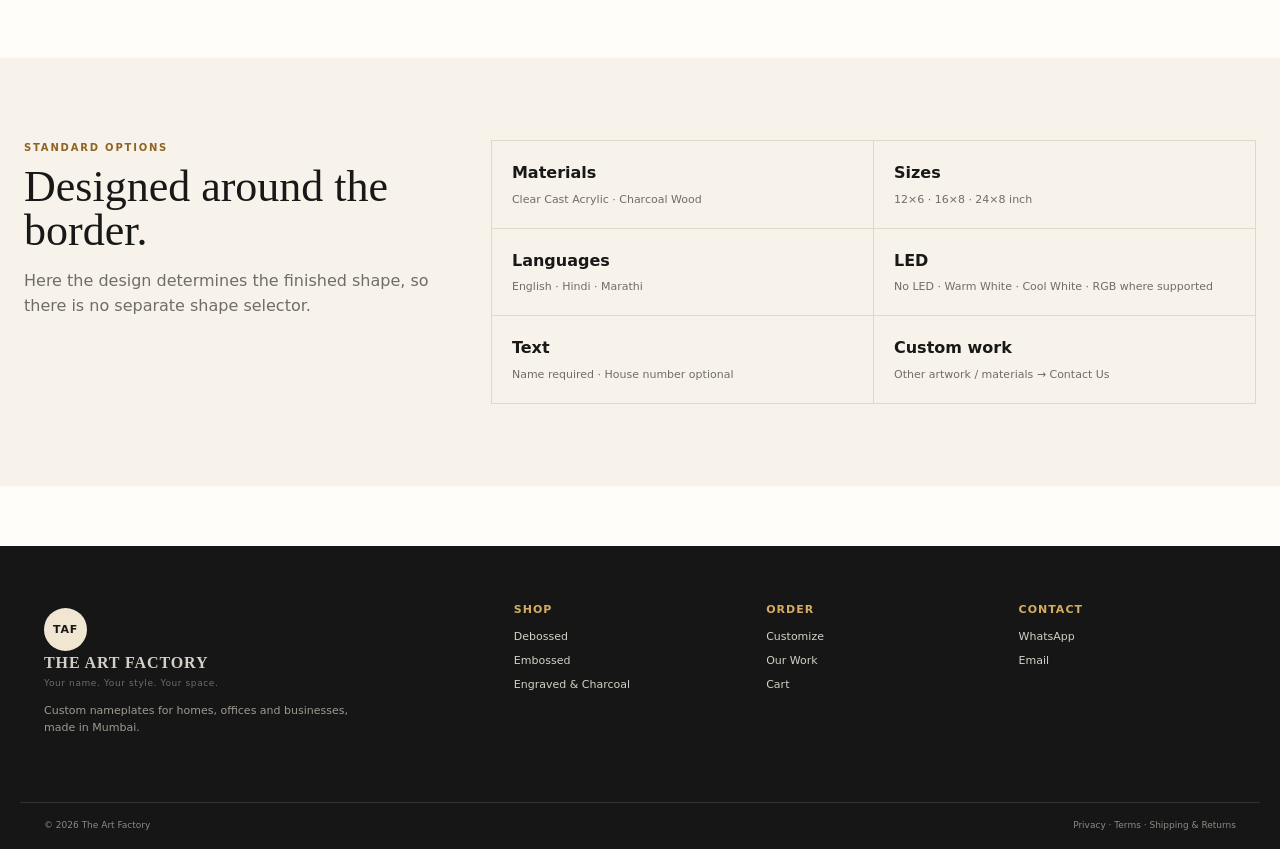
<file: engraved-charcoal.html>
<!doctype html><html lang="en"><head><meta charset="utf-8"><meta name="viewport" content="width=device-width,initial-scale=1"><title>Engraved & Charcoal Nameplates | The Art Factory</title><link rel="stylesheet" href="styles.css?v=category-cleanup-20260923"></head><body><div class="topbar"><span>Mumbai • Made to order</span><span>Design approval before production • WhatsApp +91 98705 39815</span></div>
<header class="site-header"><a class="brand" href="index.html"><span class="brand-mark">TAF</span><span><strong>THE ART FACTORY</strong><small>Your name. Your style. Your space.</small></span></a>
<nav class="desktop-nav"><a href="index.html">Home</a><a href="shop.html">Shop</a><a href="gallery.html">Our Work</a><a href="customizer.html" class="nav-cta">Customize</a><a href="corporate.html">Business</a><a href="contact.html">Contact</a></nav>
<div class="header-actions"><a class="cart-link" href="cart.html">Cart <span id="cartCount">0</span></a><button class="menu-btn" id="menuBtn">☰</button></div></header><div class="mobile-nav" id="mobileNav"><a href="index.html">Home</a><a href="shop.html">Shop</a><a href="gallery.html">Our Work</a><a href="customizer.html">Customize</a><a href="corporate.html">Business</a><a href="contact.html">Contact</a></div>
<main><section class="product-hero premium"><div class="product-copy"><p class="eyebrow">ENGRAVED & CHARCOAL</p><h1>Decorative detail. Premium glow.</h1><p>Combine engraved or embossed acrylic borders with charcoal plates, raised lettering and LED to create a statement entrance piece.</p><div class="hero-cta"><a class="btn btn-gold" href="engraved-customizer.html">Customize this collection</a><a class="btn btn-outline" href="https://wa.me/919870539815?text=Hello%20The%20Art%20Factory%2C%20I%20am%20interested%20in%20an%20Engraved%20and%20Charcoal%20nameplate.">Ask on WhatsApp</a></div><div class="product-badges"><span>Clear Cast Acrylic</span><span>Charcoal Wood</span><span>LED options</span></div></div><div class="product-visual"><img src="assets/sample-mandala-charcoal-led-hq.webp" alt="Acrylic embossed mandala border and charcoal plate with LED"></div></section>
<section class="feature-callout"><div><p class="eyebrow">FEATURED SAMPLE</p><h2>Acrylic Embossed Border + Charcoal Plate + LED</h2><p>The ornate acrylic border becomes part of the finished shape, while the central plate carries the personalised name and number. Warm LED creates the halo effect.</p></div><a class="btn btn-dark" href="engraved-customizer.html">Customize this style →</a></section>
<section class="section-pad"><div class="section-head"><div><p class="eyebrow">DESIGN DIRECTIONS</p><h2>Pick a border, then personalize it.</h2></div></div><div class="template-grid">
<a href="engraved-customizer.html?design=Classic%20Border"><img src="assets/engraved-classic-border.svg" alt="Classic Border"><div><b>Classic Border</b><span>Clean framed layout</span></div></a>
<a href="engraved-customizer.html?design=Botanical%20Corner"><img src="assets/engraved-botanical-corner.svg" alt="Botanical Corner"><div><b>Botanical Corner</b><span>Soft decorative accents</span></div></a>
<a href="engraved-customizer.html?design=Decorative%20Panel"><img src="assets/engraved-decorative-panel.svg" alt="Decorative Panel"><div><b>Decorative Panel</b><span>Statement side artwork</span></div></a>
<a href="engraved-customizer.html?design=Luxe%20LED"><img src="assets/engraved-luxe-led.svg" alt="Luxe LED"><div><b>Luxe LED</b><span>Minimal light-led finish</span></div></a>
</div></section>
<section class="section-pad soft-bg"><div class="spec-layout"><div><p class="eyebrow">STANDARD OPTIONS</p><h2>Designed around the border.</h2><p>Here the design determines the finished shape, so there is no separate shape selector.</p></div><div class="spec-grid"><div><b>Materials</b><span>Clear Cast Acrylic · Charcoal Wood</span></div><div><b>Sizes</b><span>12×6 · 16×8 · 24×8 inch</span></div><div><b>Languages</b><span>English · Hindi · Marathi</span></div><div><b>LED</b><span>No LED · Warm White · Cool White · RGB where supported</span></div><div><b>Text</b><span>Name required · House number optional</span></div><div><b>Custom work</b><span>Other artwork / materials → Contact Us</span></div></div></div></section></main><footer class="site-footer"><div class="footer-grid"><div><a class="brand footer-brand" href="index.html"><span class="brand-mark">TAF</span><span><strong>THE ART FACTORY</strong><small>Your name. Your style. Your space.</small></span></a><p>Custom nameplates for homes, offices and businesses, made in Mumbai.</p></div><div><h4>Shop</h4><a href="debossed.html">Debossed</a><a href="embossed.html">Embossed</a><a href="engraved-charcoal.html">Engraved & Charcoal</a></div><div><h4>Order</h4><a href="customizer.html">Customize</a><a href="gallery.html">Our Work</a><a href="cart.html">Cart</a></div><div><h4>Contact</h4><a href="https://wa.me/919870539815">WhatsApp</a><a href="mailto:salimshaikh2207@gmail.com">Email</a></div></div><div class="footer-bottom"><span>© 2026 The Art Factory</span><span><a href="privacy.html">Privacy</a> · <a href="terms.html">Terms</a> · <a href="shipping-returns.html">Shipping & Returns</a></span></div></footer><a class="floating-whatsapp" href="https://wa.me/919870539815">WhatsApp</a><script src="app.js?v=category-cleanup-20260923"></script></body></html>
</file>
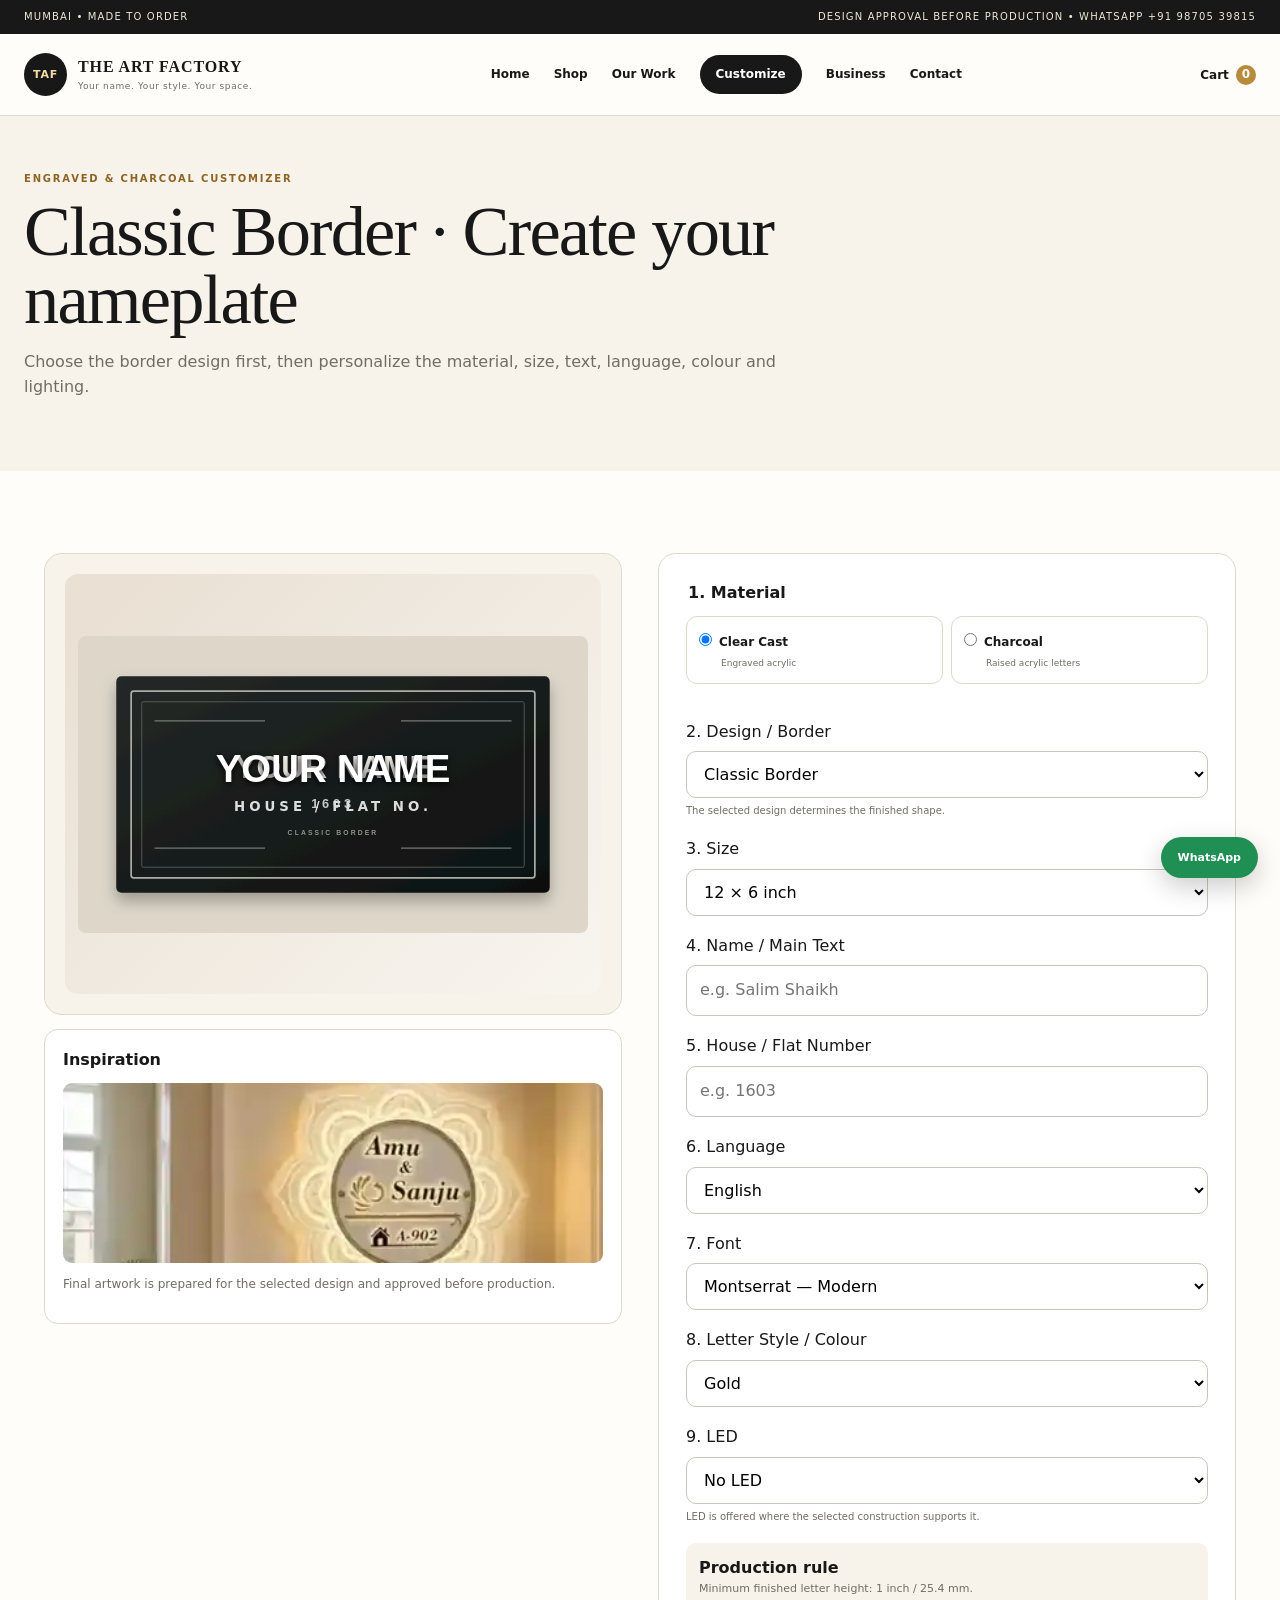
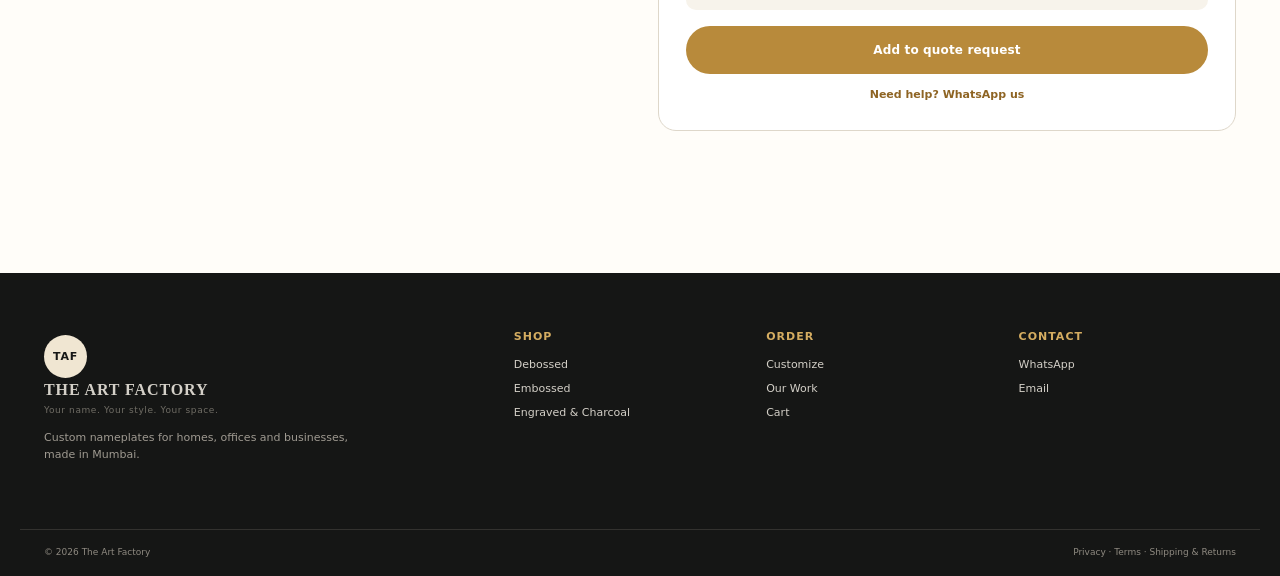
<file: engraved-customizer.html>
<!doctype html><html lang="en"><head><meta charset="utf-8"><meta name="viewport" content="width=device-width,initial-scale=1"><title>Customize Engraved & Charcoal | The Art Factory</title><link rel="stylesheet" href="styles.css?v=sales-showroom-20260923"></head><body><div class="topbar"><span>Mumbai • Made to order</span><span>Design approval before production • WhatsApp +91 98705 39815</span></div>
<header class="site-header"><a class="brand" href="index.html"><span class="brand-mark">TAF</span><span><strong>THE ART FACTORY</strong><small>Your name. Your style. Your space.</small></span></a>
<nav class="desktop-nav"><a href="index.html">Home</a><a href="shop.html">Shop</a><a href="gallery.html">Our Work</a><a href="customizer.html" class="nav-cta">Customize</a><a href="corporate.html">Business</a><a href="contact.html">Contact</a></nav>
<div class="header-actions"><a class="cart-link" href="cart.html">Cart <span id="cartCount">0</span></a><button class="menu-btn" id="menuBtn">☰</button></div></header><div class="mobile-nav" id="mobileNav"><a href="index.html">Home</a><a href="shop.html">Shop</a><a href="gallery.html">Our Work</a><a href="customizer.html">Customize</a><a href="corporate.html">Business</a><a href="contact.html">Contact</a></div>
<section class="page-hero compact"><p class="eyebrow">ENGRAVED & CHARCOAL CUSTOMIZER</p><h1 id="engravedTitle">Create your nameplate.</h1><p>Choose the border design first, then personalize the material, size, text, language, colour and lighting.</p></section>
<main class="section-pad"><div class="customizer"><aside><div class="preview"><div class="preview-surface"><div class="engraved-live-preview"><img id="engravedPreviewImage" src="assets/engraved-classic-border.svg" alt="Selected design preview"><div class="preview-overlay"><span id="engravedNamePreview">YOUR NAME</span><small id="engravedNumberPreview">HOUSE / FLAT NO.</small></div></div></div></div><div class="preview-help"><b>Inspiration</b><img class="inspiration-thumb" src="assets/sample-mandala-charcoal-led.webp" alt="Acrylic embossed border and charcoal LED sample"><p>Final artwork is prepared for the selected design and approved before production.</p></div></aside>
<form class="form-card" id="engravedForm">
<fieldset><legend>1. Material</legend><div class="variant-grid engraved-material-grid"><label class="variant-option"><input type="radio" name="material" value="Clear Cast Acrylic" checked><span>Clear Cast</span><small>Engraved acrylic</small></label><label class="variant-option"><input type="radio" name="material" value="Charcoal Wood"><span>Charcoal</span><small>Raised acrylic letters</small></label></div></fieldset>
<label>2. Design / Border<select id="engravedDesign" name="design"></select><span class="field-note">The selected design determines the finished shape.</span></label>
<label>3. Size<select name="size"><option>12 × 6 inch</option><option>16 × 8 inch</option><option>24 × 8 inch</option><option>Custom Size</option></select></label>
<label>4. Name / Main Text<input name="name" maxlength="40" placeholder="e.g. Salim Shaikh" required></label>
<label>5. House / Flat Number<input name="number" maxlength="20" placeholder="e.g. 1603"></label>
<label>6. Language<select name="language"><option>English</option><option>Hindi</option><option>Marathi</option></select></label>
<label>7. Font<select id="engravedFont" name="font"></select></label>
<label>8. Letter Style / Colour<select name="letterColor"><option>Gold</option><option>Silver</option><option>Rose Gold</option><option>White</option><option>Black</option><option>Red</option><option>Royal Blue</option><option>Navy Blue</option><option>Forest Green</option><option>Wine Red/Burgundy</option><option>Copper</option><option>Champagne Gold</option><option>Metallic Blue</option><option>Metallic Green</option></select></label>
<label>9. LED<select name="led"><option>No LED</option><option>Warm White LED</option><option>Cool White LED</option><option>RGB LED</option></select><span class="field-note">LED is offered where the selected construction supports it.</span></label>
<div class="form-note"><b>Production rule</b><span>Minimum finished letter height: 1 inch / 25.4 mm.</span></div><button class="btn btn-gold full" type="submit">Add to quote request</button><a class="form-whatsapp" href="https://wa.me/919870539815">Need help? WhatsApp us</a>
</form></div></main><footer class="site-footer"><div class="footer-grid"><div><a class="brand footer-brand" href="index.html"><span class="brand-mark">TAF</span><span><strong>THE ART FACTORY</strong><small>Your name. Your style. Your space.</small></span></a><p>Custom nameplates for homes, offices and businesses, made in Mumbai.</p></div><div><h4>Shop</h4><a href="debossed.html">Debossed</a><a href="embossed.html">Embossed</a><a href="engraved-charcoal.html">Engraved & Charcoal</a></div><div><h4>Order</h4><a href="customizer.html">Customize</a><a href="gallery.html">Our Work</a><a href="cart.html">Cart</a></div><div><h4>Contact</h4><a href="https://wa.me/919870539815">WhatsApp</a><a href="mailto:salimshaikh2207@gmail.com">Email</a></div></div><div class="footer-bottom"><span>© 2026 The Art Factory</span><span><a href="privacy.html">Privacy</a> · <a href="terms.html">Terms</a> · <a href="shipping-returns.html">Shipping & Returns</a></span></div></footer><a class="floating-whatsapp" href="https://wa.me/919870539815">WhatsApp</a><script src="app.js?v=sales-showroom-20260923"></script></body></html>
</file>
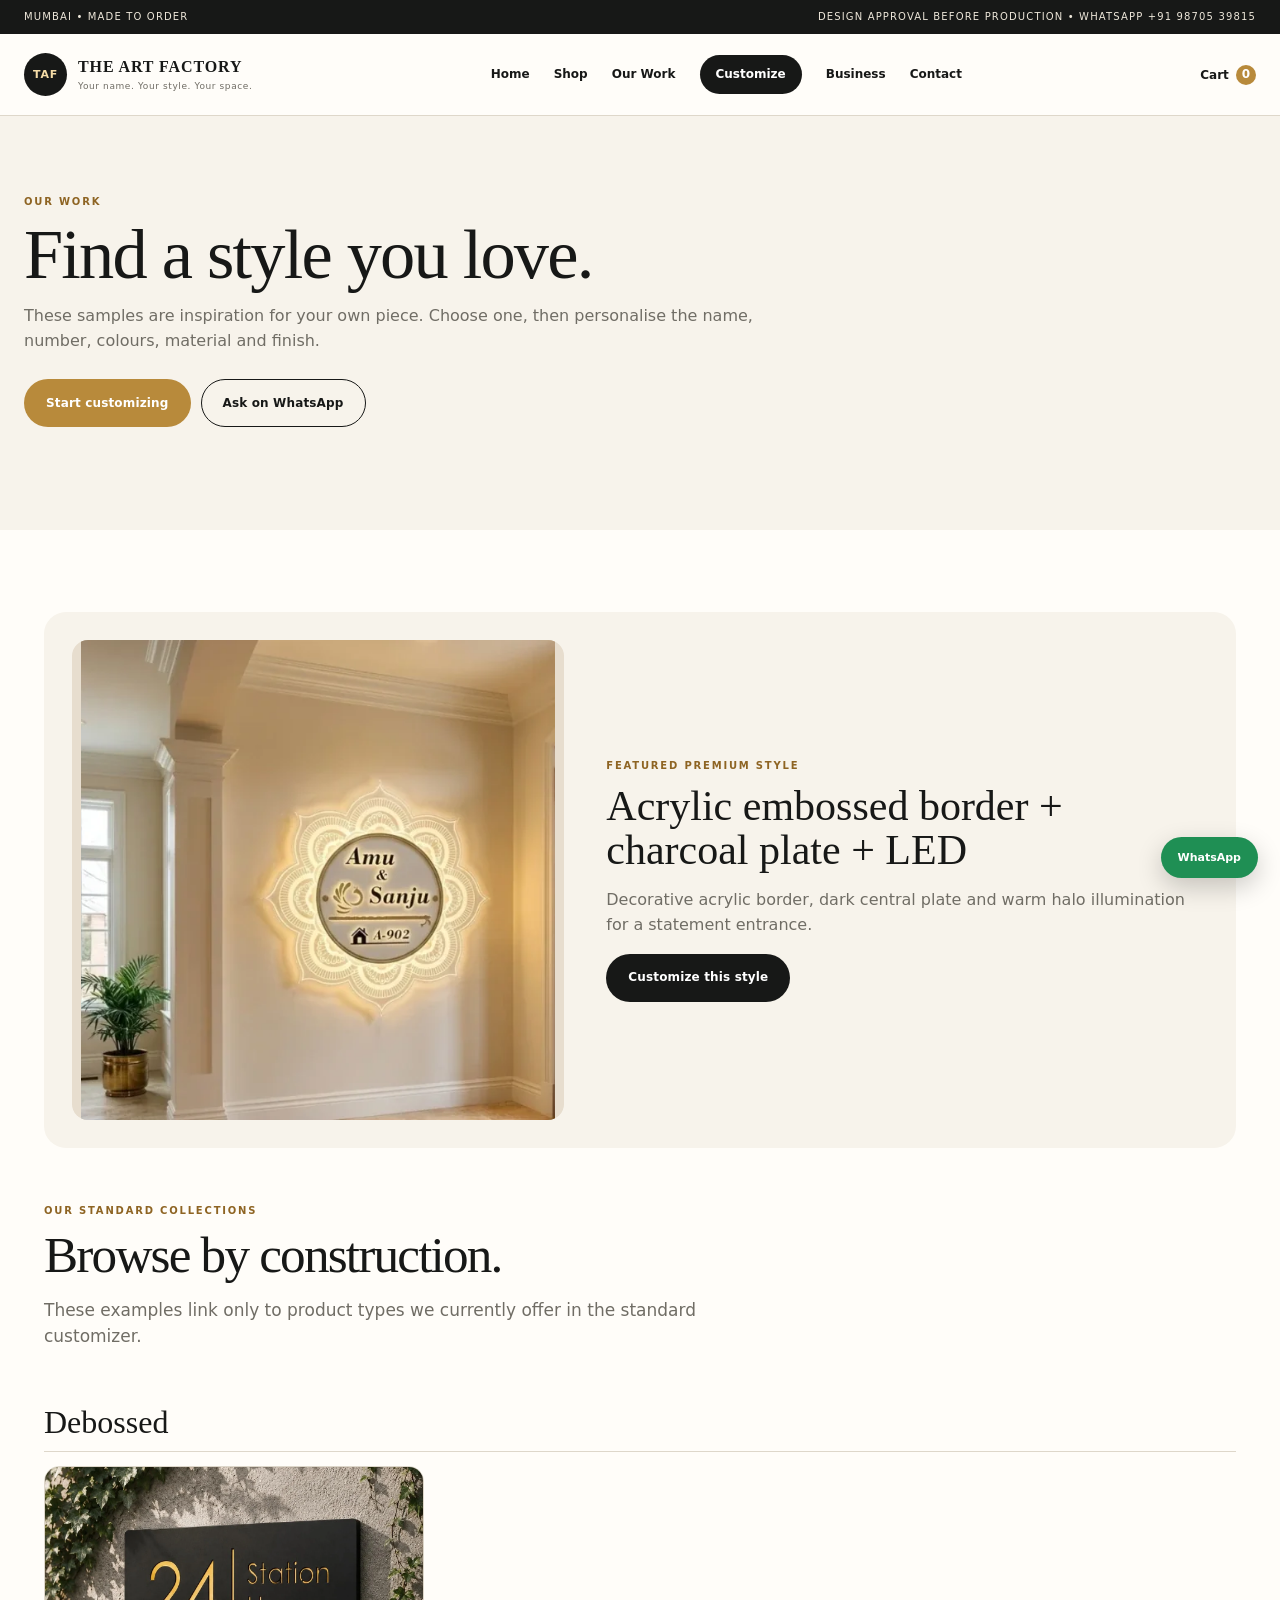
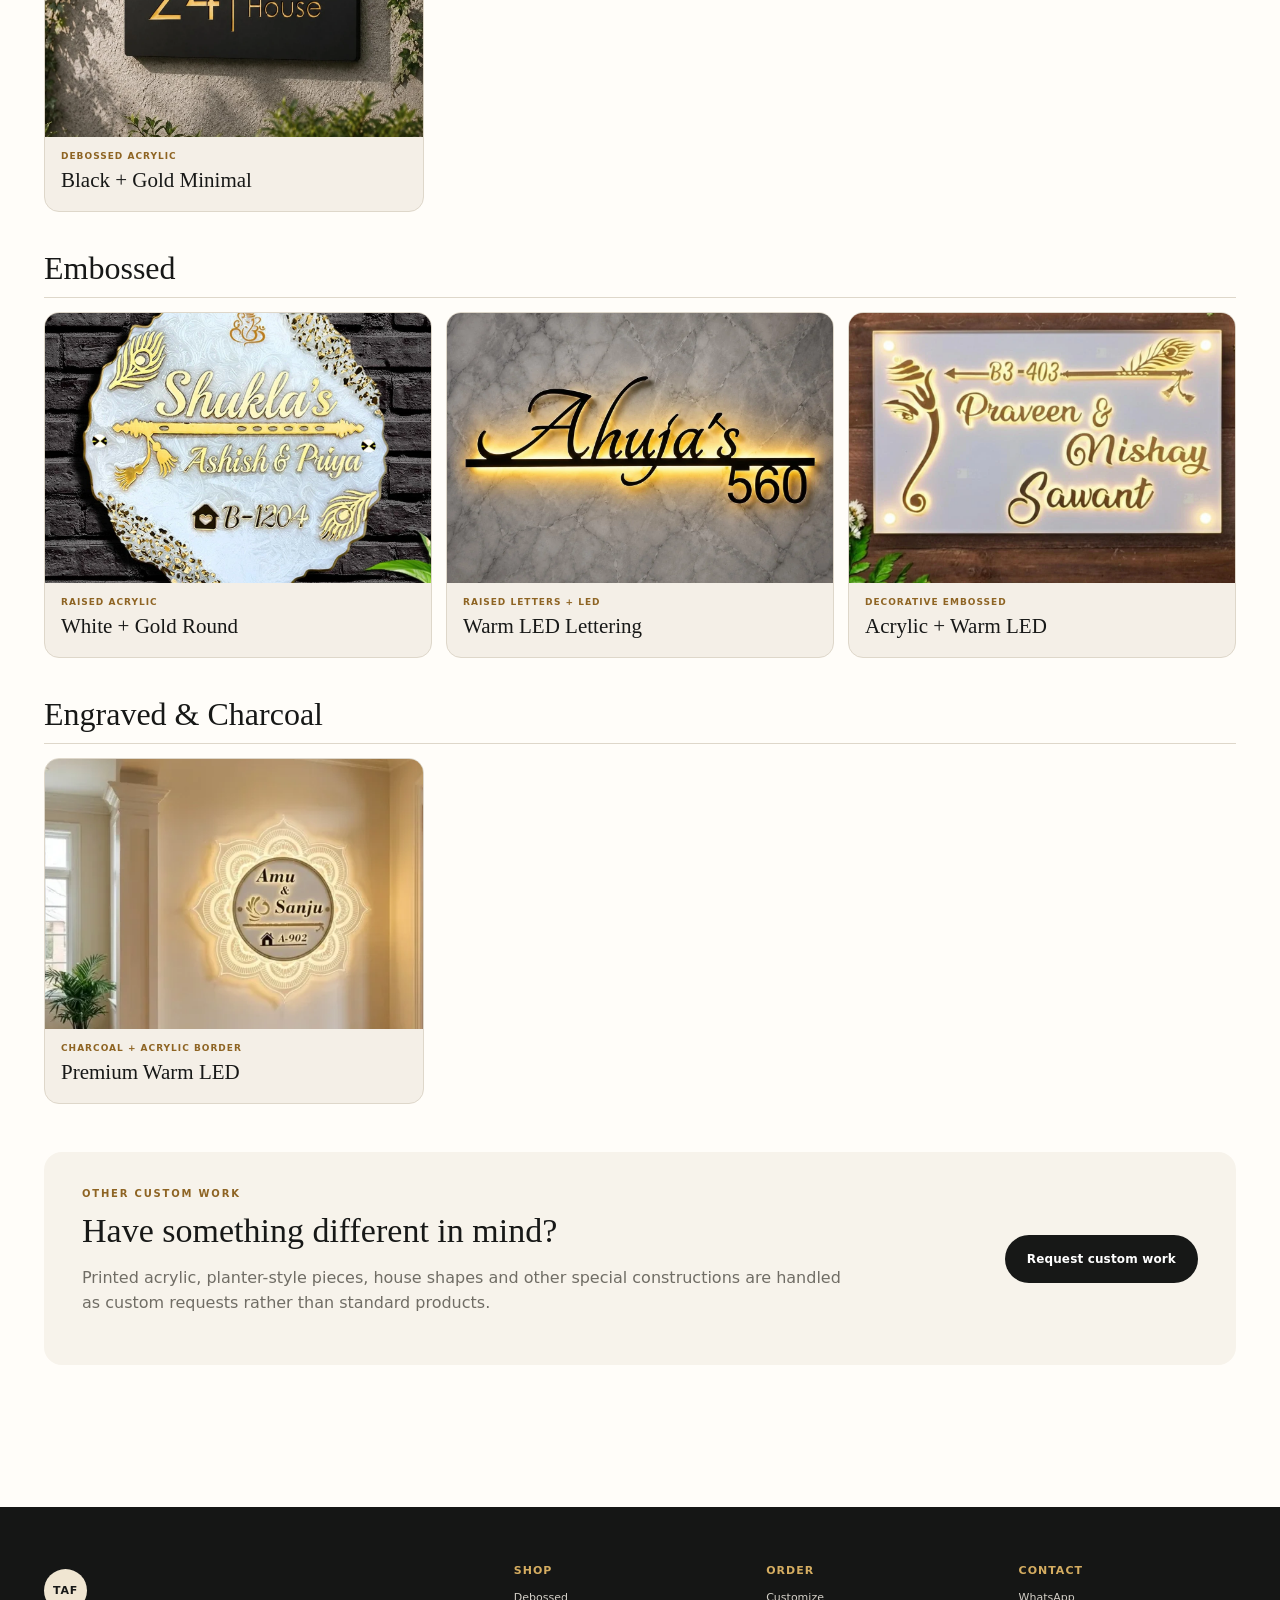
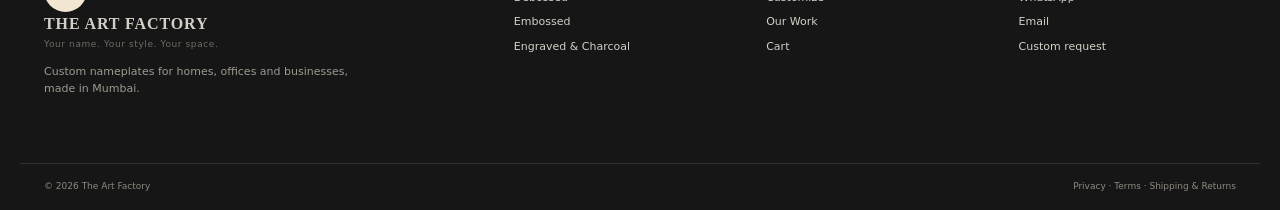
<file: gallery.html>
<!doctype html><html lang="en"><head><meta charset="utf-8"><meta name="viewport" content="width=device-width,initial-scale=1"><title>Our Work | The Art Factory</title><link rel="stylesheet" href="styles.css?v=category-cleanup-20260923"></head><body><div class="topbar"><span>Mumbai • Made to order</span><span>Design approval before production • WhatsApp +91 98705 39815</span></div>
<header class="site-header"><a class="brand" href="index.html"><span class="brand-mark">TAF</span><span><strong>THE ART FACTORY</strong><small>Your name. Your style. Your space.</small></span></a>
<nav class="desktop-nav"><a href="index.html">Home</a><a href="shop.html">Shop</a><a href="gallery.html">Our Work</a><a href="customizer.html" class="nav-cta">Customize</a><a href="corporate.html">Business</a><a href="contact.html">Contact</a></nav>
<div class="header-actions"><a class="cart-link" href="cart.html">Cart <span id="cartCount">0</span></a><button class="menu-btn" id="menuBtn" aria-label="Open menu">☰</button></div></header>
<div class="mobile-nav" id="mobileNav"><a href="index.html">Home</a><a href="shop.html">Shop</a><a href="gallery.html">Our Work</a><a href="customizer.html">Customize</a><a href="corporate.html">Business</a><a href="contact.html">Contact</a></div><section class="page-hero"><p class="eyebrow">OUR WORK</p><h1>Find a style you love.</h1><p>These samples are inspiration for your own piece. Choose one, then personalise the name, number, colours, material and finish.</p><div class="hero-cta"><a class="btn btn-gold" href="customizer.html">Start customizing</a><a class="btn btn-outline" href="https://wa.me/919870539815">Ask on WhatsApp</a></div></section><main class="section-pad"><div class="gallery-feature"><img src="assets/sample-mandala-charcoal-led-hq.webp" alt="Acrylic embossed border and charcoal plate with LED"><div><p class="eyebrow">FEATURED PREMIUM STYLE</p><h2>Acrylic embossed border + charcoal plate + LED</h2><p>Decorative acrylic border, dark central plate and warm halo illumination for a statement entrance.</p><a class="btn btn-dark" href="engraved-customizer.html">Customize this style</a></div></div>
<div class="section-head gallery-heading"><div><p class="eyebrow">OUR STANDARD COLLECTIONS</p><h2>Browse by construction.</h2><p class="lead">These examples link only to product types we currently offer in the standard customizer.</p></div></div>
<h3 class="gallery-group-title">Debossed</h3><div class="organized-samples gallery-samples gallery-group"><a href="customizer.html?category=debossed"><img class="hq-sample" src="assets/sample-debossed-modern.webp" alt="Black and gold debossed acrylic nameplate" loading="lazy" decoding="async"><span>Debossed Acrylic</span><h3>Black + Gold Minimal</h3></a></div>
<h3 class="gallery-group-title">Embossed</h3><div class="organized-samples gallery-samples gallery-group"><a href="customizer.html?category=embossed"><img class="hq-sample" src="assets/sample-embossed-round.webp" alt="White and gold embossed acrylic nameplate" loading="lazy" decoding="async"><span>Raised Acrylic</span><h3>White + Gold Round</h3></a><a href="customizer.html?category=embossed"><img class="hq-sample" src="assets/sample-led-script.webp" alt="Raised acrylic lettering with LED" loading="lazy" decoding="async"><span>Raised Letters + LED</span><h3>Warm LED Lettering</h3></a><a href="customizer.html?category=embossed"><img class="hq-sample" src="assets/sample-led-ganesha.webp" alt="Decorative embossed acrylic nameplate with LED" loading="lazy" decoding="async"><span>Decorative Embossed</span><h3>Acrylic + Warm LED</h3></a></div>
<h3 class="gallery-group-title">Engraved & Charcoal</h3><div class="organized-samples gallery-samples gallery-group"><a href="engraved-customizer.html"><img class="hq-sample" src="assets/sample-mandala-charcoal-led-hq.webp" alt="Decorative acrylic border with charcoal plate and warm LED" loading="lazy" decoding="async"><span>Charcoal + Acrylic Border</span><h3>Premium Warm LED</h3></a></div>
<div class="gallery-special"><div><p class="eyebrow">OTHER CUSTOM WORK</p><h2>Have something different in mind?</h2><p>Printed acrylic, planter-style pieces, house shapes and other special constructions are handled as custom requests rather than standard products.</p></div><a class="btn btn-dark" href="contact.html">Request custom work</a></div></main><footer class="site-footer"><div class="footer-grid"><div><a class="brand footer-brand" href="index.html"><span class="brand-mark">TAF</span><span><strong>THE ART FACTORY</strong><small>Your name. Your style. Your space.</small></span></a><p>Custom nameplates for homes, offices and businesses, made in Mumbai.</p></div><div><h4>Shop</h4><a href="debossed.html">Debossed</a><a href="embossed.html">Embossed</a><a href="engraved-charcoal.html">Engraved & Charcoal</a></div><div><h4>Order</h4><a href="customizer.html">Customize</a><a href="gallery.html">Our Work</a><a href="cart.html">Cart</a></div><div><h4>Contact</h4><a href="https://wa.me/919870539815">WhatsApp</a><a href="mailto:salimshaikh2207@gmail.com">Email</a><a href="contact.html">Custom request</a></div></div><div class="footer-bottom"><span>© 2026 The Art Factory</span><span><a href="privacy.html">Privacy</a> · <a href="terms.html">Terms</a> · <a href="shipping-returns.html">Shipping & Returns</a></span></div></footer><a class="floating-whatsapp" href="https://wa.me/919870539815?text=Hello%20The%20Art%20Factory%2C%20I%20want%20help%20choosing%20a%20nameplate.">WhatsApp</a><script src="app.js?v=no-sprites-20260923"></script></body></html>
</file>
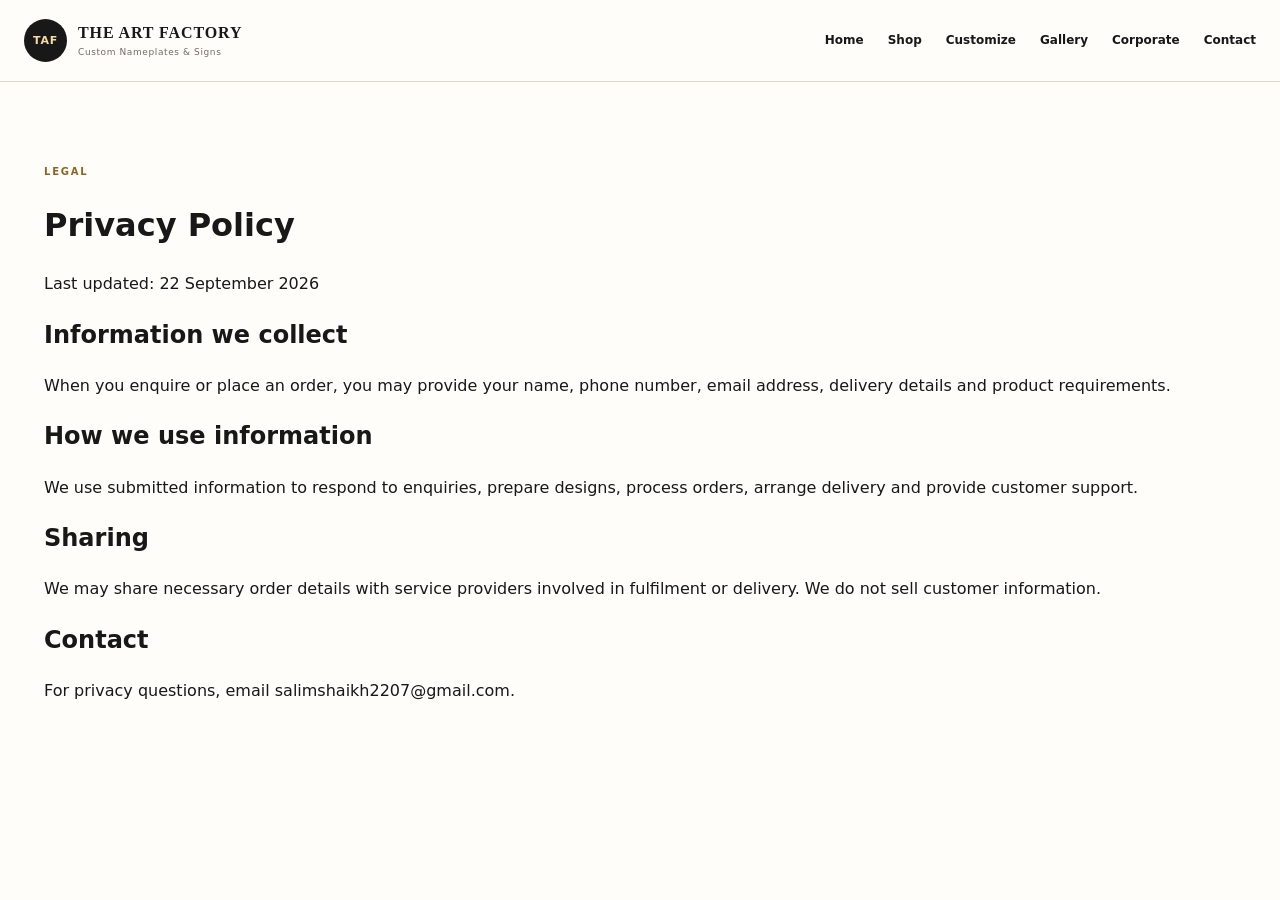
<file: privacy.html>
<!doctype html><html lang="en"><head><meta charset="utf-8"><meta name="viewport" content="width=device-width,initial-scale=1"><title>Privacy Policy | The Art Factory</title><link rel="stylesheet" href="styles.css"></head><body><header class="site-header"><a class="brand" href="index.html"><span class="brand-mark">TAF</span><span><strong>THE ART FACTORY</strong><small>Custom Nameplates & Signs</small></span></a><nav class="desktop-nav"><a href="index.html">Home</a><a href="shop.html">Shop</a><a href="customizer.html">Customize</a><a href="gallery.html">Gallery</a><a href="corporate.html">Corporate</a><a href="contact.html">Contact</a></nav></header><main class="section-pad legal-copy"><p class="eyebrow">LEGAL</p><h1>Privacy Policy</h1><p>Last updated: 22 September 2026</p><h2>Information we collect</h2><p>When you enquire or place an order, you may provide your name, phone number, email address, delivery details and product requirements.</p><h2>How we use information</h2><p>We use submitted information to respond to enquiries, prepare designs, process orders, arrange delivery and provide customer support.</p><h2>Sharing</h2><p>We may share necessary order details with service providers involved in fulfilment or delivery. We do not sell customer information.</p><h2>Contact</h2><p>For privacy questions, email salimshaikh2207@gmail.com.</p></main></body></html>
</file>
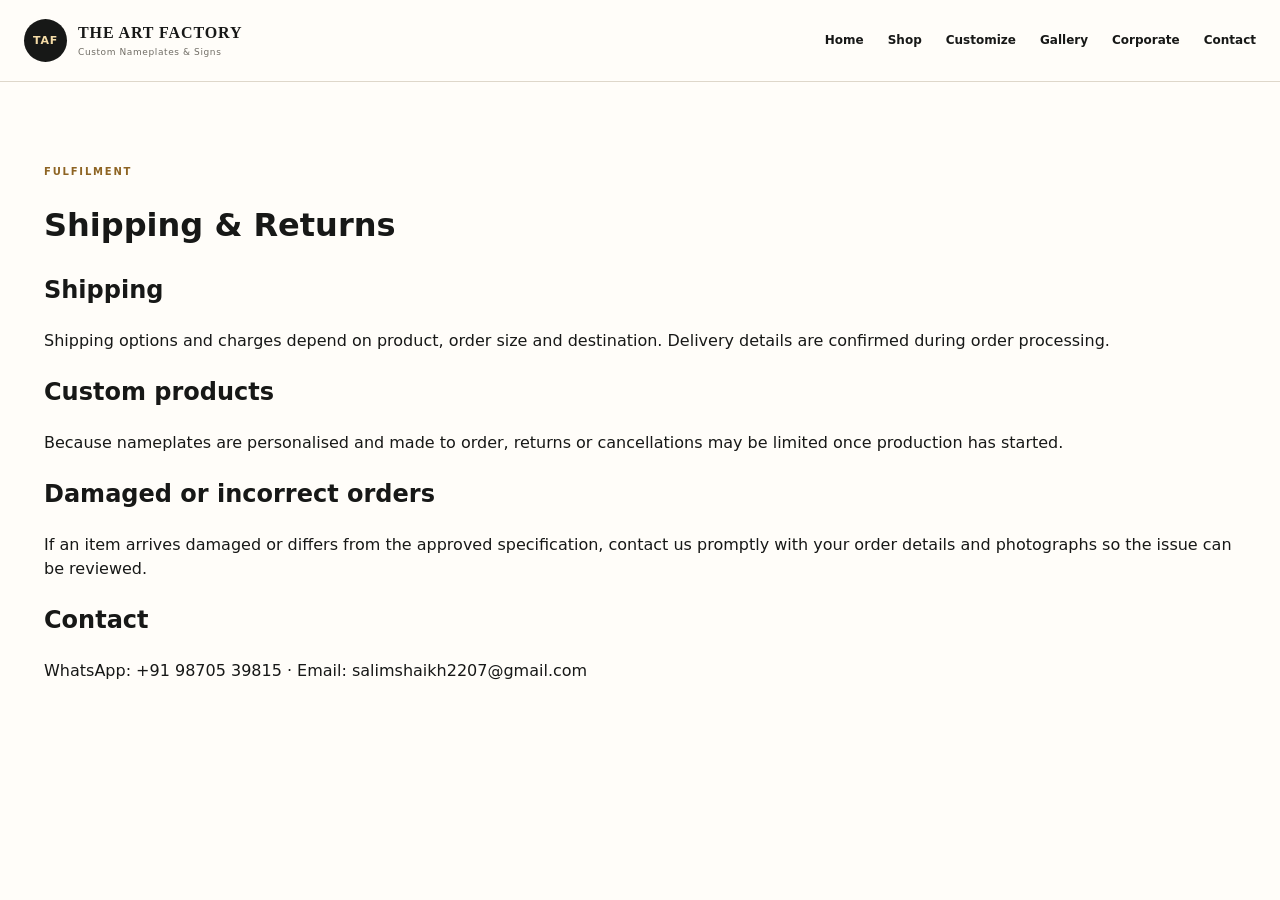
<file: shipping-returns.html>
<!doctype html><html lang="en"><head><meta charset="utf-8"><meta name="viewport" content="width=device-width,initial-scale=1"><title>Shipping & Returns | The Art Factory</title><link rel="stylesheet" href="styles.css"></head><body><header class="site-header"><a class="brand" href="index.html"><span class="brand-mark">TAF</span><span><strong>THE ART FACTORY</strong><small>Custom Nameplates & Signs</small></span></a><nav class="desktop-nav"><a href="index.html">Home</a><a href="shop.html">Shop</a><a href="customizer.html">Customize</a><a href="gallery.html">Gallery</a><a href="corporate.html">Corporate</a><a href="contact.html">Contact</a></nav></header><main class="section-pad legal-copy"><p class="eyebrow">FULFILMENT</p><h1>Shipping & Returns</h1><h2>Shipping</h2><p>Shipping options and charges depend on product, order size and destination. Delivery details are confirmed during order processing.</p><h2>Custom products</h2><p>Because nameplates are personalised and made to order, returns or cancellations may be limited once production has started.</p><h2>Damaged or incorrect orders</h2><p>If an item arrives damaged or differs from the approved specification, contact us promptly with your order details and photographs so the issue can be reviewed.</p><h2>Contact</h2><p>WhatsApp: +91 98705 39815 · Email: salimshaikh2207@gmail.com</p></main></body></html>
</file>
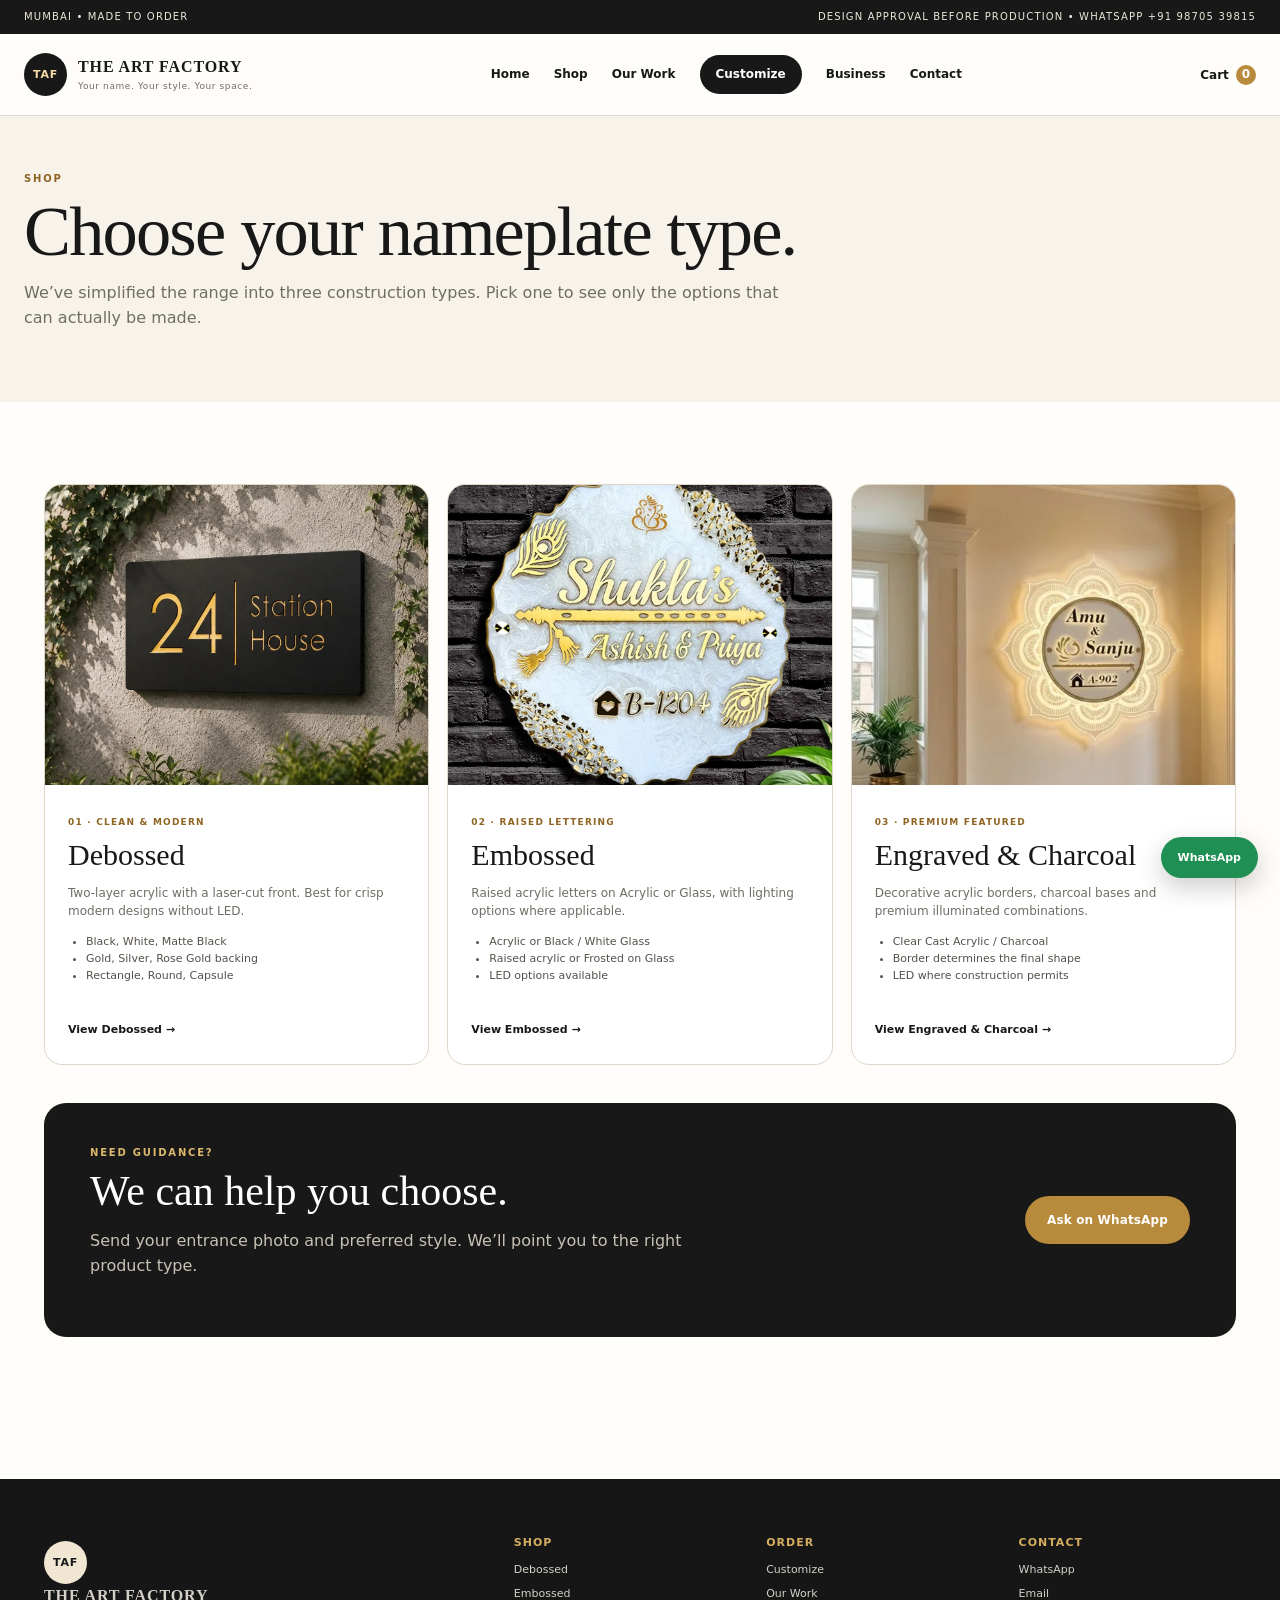
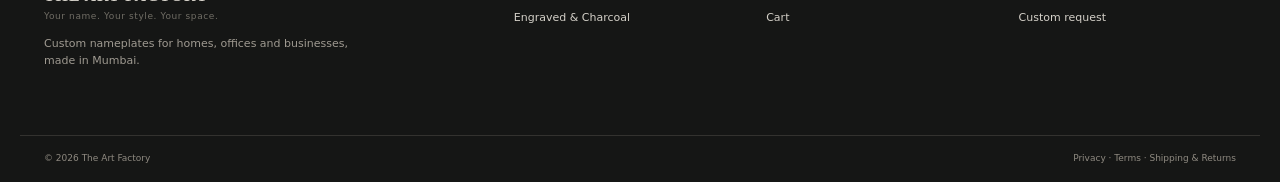
<file: shop.html>
<!doctype html><html lang="en"><head><meta charset="utf-8"><meta name="viewport" content="width=device-width,initial-scale=1"><title>Shop Nameplates | The Art Factory</title><link rel="stylesheet" href="styles.css?v=premium-showroom-20260923"></head><body><div class="topbar"><span>Mumbai • Made to order</span><span>Design approval before production • WhatsApp +91 98705 39815</span></div>
<header class="site-header"><a class="brand" href="index.html"><span class="brand-mark">TAF</span><span><strong>THE ART FACTORY</strong><small>Your name. Your style. Your space.</small></span></a>
<nav class="desktop-nav"><a href="index.html">Home</a><a href="shop.html">Shop</a><a href="gallery.html">Our Work</a><a href="customizer.html" class="nav-cta">Customize</a><a href="corporate.html">Business</a><a href="contact.html">Contact</a></nav>
<div class="header-actions"><a class="cart-link" href="cart.html">Cart <span id="cartCount">0</span></a><button class="menu-btn" id="menuBtn" aria-label="Open menu">☰</button></div></header>
<div class="mobile-nav" id="mobileNav"><a href="index.html">Home</a><a href="shop.html">Shop</a><a href="gallery.html">Our Work</a><a href="customizer.html">Customize</a><a href="corporate.html">Business</a><a href="contact.html">Contact</a></div><section class="page-hero compact"><p class="eyebrow">SHOP</p><h1>Choose your nameplate type.</h1><p>We’ve simplified the range into three construction types. Pick one to see only the options that can actually be made.</p></section><main class="section-pad"><div class="organized-shop">
<a href="debossed.html"><div class="shop-thumb small-sample"><img class="hq-sample" src="assets/sample-debossed-modern.webp" alt="The Art Factory nameplate sample" loading="lazy" decoding="async"></div><div><span>01 · CLEAN & MODERN</span><h2>Debossed</h2><p>Two-layer acrylic with a laser-cut front. Best for crisp modern designs without LED.</p><ul><li>Black, White, Matte Black</li><li>Gold, Silver, Rose Gold backing</li><li>Rectangle, Round, Capsule</li></ul><b>View Debossed →</b></div></a>
<a href="embossed.html"><div class="shop-thumb small-sample"><img class="hq-sample" src="assets/sample-embossed-round.webp" alt="The Art Factory nameplate sample" loading="lazy" decoding="async"></div><div><span>02 · RAISED LETTERING</span><h2>Embossed</h2><p>Raised acrylic letters on Acrylic or Glass, with lighting options where applicable.</p><ul><li>Acrylic or Black / White Glass</li><li>Raised acrylic or Frosted on Glass</li><li>LED options available</li></ul><b>View Embossed →</b></div></a>
<a href="engraved-charcoal.html"><img src="assets/sample-mandala-charcoal-led-hq.webp" alt="Premium acrylic embossed border charcoal LED nameplate"><div><span>03 · PREMIUM FEATURED</span><h2>Engraved & Charcoal</h2><p>Decorative acrylic borders, charcoal bases and premium illuminated combinations.</p><ul><li>Clear Cast Acrylic / Charcoal</li><li>Border determines the final shape</li><li>LED where construction permits</li></ul><b>View Engraved & Charcoal →</b></div></a>
</div><div class="decision-panel shop-help"><div><p class="eyebrow">NEED GUIDANCE?</p><h2>We can help you choose.</h2><p>Send your entrance photo and preferred style. We’ll point you to the right product type.</p></div><a class="btn btn-gold" href="https://wa.me/919870539815?text=Hello%20The%20Art%20Factory%2C%20please%20help%20me%20choose%20a%20nameplate%20type.">Ask on WhatsApp</a></div></main><footer class="site-footer"><div class="footer-grid"><div><a class="brand footer-brand" href="index.html"><span class="brand-mark">TAF</span><span><strong>THE ART FACTORY</strong><small>Your name. Your style. Your space.</small></span></a><p>Custom nameplates for homes, offices and businesses, made in Mumbai.</p></div><div><h4>Shop</h4><a href="debossed.html">Debossed</a><a href="embossed.html">Embossed</a><a href="engraved-charcoal.html">Engraved & Charcoal</a></div><div><h4>Order</h4><a href="customizer.html">Customize</a><a href="gallery.html">Our Work</a><a href="cart.html">Cart</a></div><div><h4>Contact</h4><a href="https://wa.me/919870539815">WhatsApp</a><a href="mailto:salimshaikh2207@gmail.com">Email</a><a href="contact.html">Custom request</a></div></div><div class="footer-bottom"><span>© 2026 The Art Factory</span><span><a href="privacy.html">Privacy</a> · <a href="terms.html">Terms</a> · <a href="shipping-returns.html">Shipping & Returns</a></span></div></footer><a class="floating-whatsapp" href="https://wa.me/919870539815?text=Hello%20The%20Art%20Factory%2C%20I%20want%20help%20choosing%20a%20nameplate.">WhatsApp</a><script src="app.js?v=no-sprites-20260923"></script></body></html>
</file>
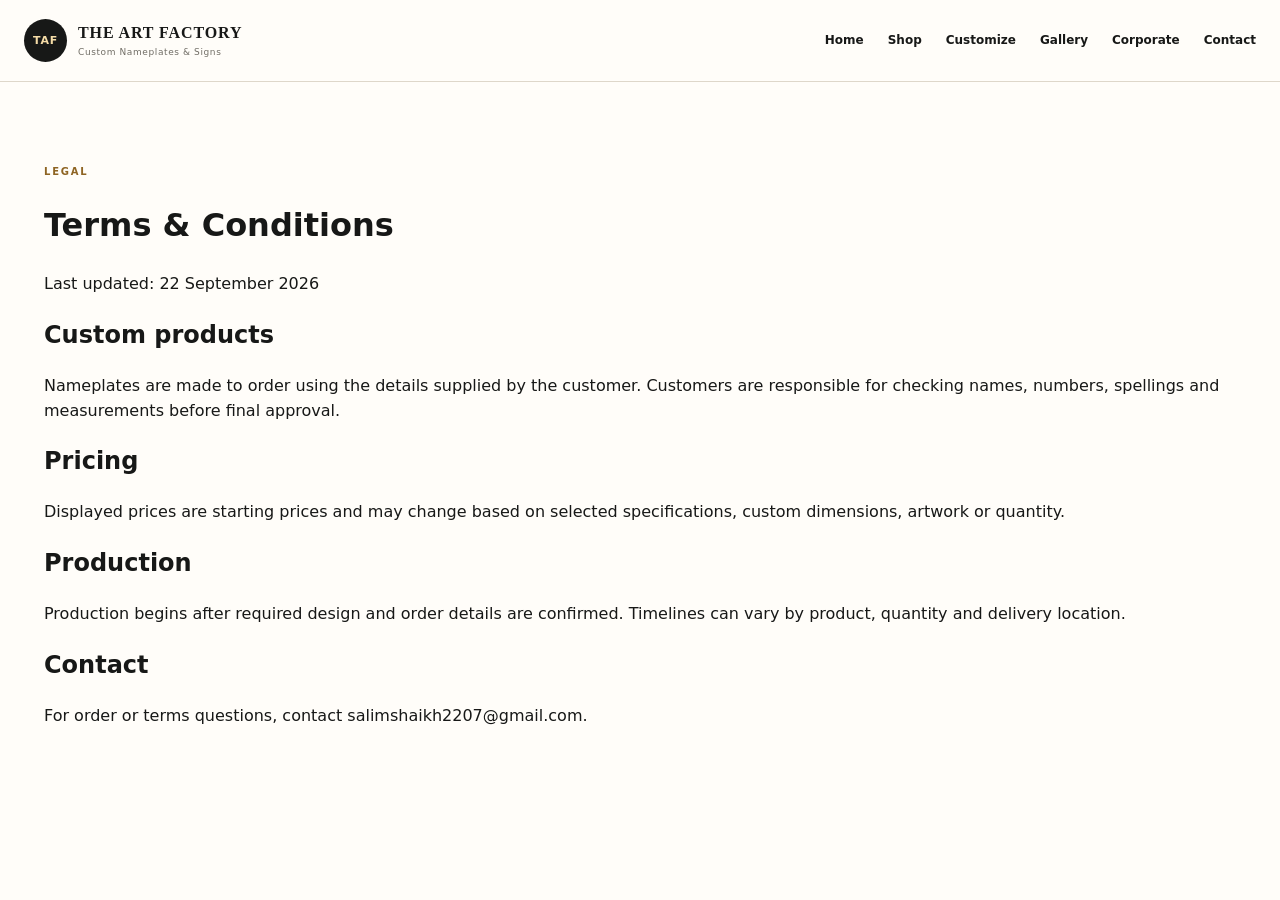
<file: terms.html>
<!doctype html><html lang="en"><head><meta charset="utf-8"><meta name="viewport" content="width=device-width,initial-scale=1"><title>Terms | The Art Factory</title><link rel="stylesheet" href="styles.css"></head><body><header class="site-header"><a class="brand" href="index.html"><span class="brand-mark">TAF</span><span><strong>THE ART FACTORY</strong><small>Custom Nameplates & Signs</small></span></a><nav class="desktop-nav"><a href="index.html">Home</a><a href="shop.html">Shop</a><a href="customizer.html">Customize</a><a href="gallery.html">Gallery</a><a href="corporate.html">Corporate</a><a href="contact.html">Contact</a></nav></header><main class="section-pad legal-copy"><p class="eyebrow">LEGAL</p><h1>Terms & Conditions</h1><p>Last updated: 22 September 2026</p><h2>Custom products</h2><p>Nameplates are made to order using the details supplied by the customer. Customers are responsible for checking names, numbers, spellings and measurements before final approval.</p><h2>Pricing</h2><p>Displayed prices are starting prices and may change based on selected specifications, custom dimensions, artwork or quantity.</p><h2>Production</h2><p>Production begins after required design and order details are confirmed. Timelines can vary by product, quantity and delivery location.</p><h2>Contact</h2><p>For order or terms questions, contact salimshaikh2207@gmail.com.</p></main></body></html>
</file>
<file: styles.css>
:root{
 --ink:#171817;--ink-2:#2a2b28;--cream:#f7f3eb;--paper:#fffdf9;--soft:#eee7da;
 --gold:#b88a3b;--gold-dark:#8e6423;--muted:#706d65;--line:#ded7ca;--white:#fff;
 --shadow:0 18px 55px rgba(24,20,13,.12);--radius:18px;--max:1240px
}
*{box-sizing:border-box}html{scroll-behavior:smooth}body{margin:0;background:var(--paper);color:var(--ink);font-family:Inter,ui-sans-serif,system-ui,-apple-system,BlinkMacSystemFont,"Segoe UI",sans-serif;line-height:1.55}a{color:inherit;text-decoration:none}img{max-width:100%;display:block}button,input,select{font:inherit}
.topbar{min-height:34px;background:var(--ink);color:#eee7da;display:flex;justify-content:space-between;align-items:center;padding:7px max(24px,calc((100vw - var(--max))/2));font-size:10px;letter-spacing:1.15px;text-transform:uppercase}
.site-header{height:82px;padding:0 max(24px,calc((100vw - var(--max))/2));display:flex;align-items:center;justify-content:space-between;background:rgba(255,253,249,.97);border-bottom:1px solid var(--line);position:sticky;top:0;z-index:40;backdrop-filter:blur(12px)}
.brand{display:flex;align-items:center;gap:11px}.brand-mark{width:43px;height:43px;border-radius:50%;background:var(--ink);color:#f5dca7;display:grid;place-items:center;font-weight:800;font-size:11px;letter-spacing:.7px}.brand strong{display:block;font-family:Georgia,serif;letter-spacing:.9px;font-size:16px}.brand small{display:block;color:var(--muted);font-size:9px;letter-spacing:.6px;margin-top:1px}
.desktop-nav{display:flex;align-items:center;gap:24px;font-size:12px;font-weight:650}.desktop-nav a:hover{color:var(--gold-dark)}.desktop-nav .nav-cta{background:var(--ink);color:#fff;padding:10px 16px;border-radius:999px}.desktop-nav .nav-cta:hover{background:var(--gold-dark);color:#fff}
.header-actions{display:flex;align-items:center;gap:12px}.cart-link{font-size:12px;font-weight:750}.cart-link span{display:inline-grid;place-items:center;background:var(--gold);color:#fff;border-radius:50%;width:20px;height:20px;margin-left:3px}.menu-btn{display:none;border:0;background:transparent;font-size:24px}.mobile-nav{display:none;position:fixed;left:0;right:0;top:82px;background:#fff;z-index:39;padding:18px 24px;border-bottom:1px solid var(--line);box-shadow:var(--shadow)}.mobile-nav a{display:block;padding:11px 0;border-bottom:1px solid #eee;font-weight:650}
.eyebrow{margin:0 0 10px;color:var(--gold-dark);font-size:10px;letter-spacing:1.8px;font-weight:850;text-transform:uppercase}.lead,.hero-lead{font-size:17px;color:var(--muted);max-width:680px}.section-pad{max-width:var(--max);margin:auto;padding:82px 24px}.soft-bg{max-width:none;background:var(--cream);padding-left:max(24px,calc((100vw - var(--max))/2));padding-right:max(24px,calc((100vw - var(--max))/2))}
.section-head{display:flex;align-items:end;justify-content:space-between;gap:30px;margin-bottom:30px}.section-head h2,.page-hero h1,.product-copy h1,.hero-copy h1{font-family:Georgia,serif;font-weight:500;letter-spacing:-1.8px}.section-head h2{font-size:clamp(34px,4vw,52px);line-height:1;margin:0 0 8px}.text-link{font-size:12px;font-weight:800;border-bottom:1px solid var(--ink);white-space:nowrap}
.btn{display:inline-flex;align-items:center;justify-content:center;min-height:48px;padding:0 21px;border-radius:999px;border:1px solid transparent;font-weight:800;font-size:12px;letter-spacing:.15px;transition:.2s}.btn:hover{transform:translateY(-1px)}.btn-gold{background:var(--gold);color:white}.btn-gold:hover{background:var(--gold-dark)}.btn-dark{background:var(--ink);color:#fff}.btn-outline{border-color:var(--ink);background:transparent}.btn-light{background:#fff;color:var(--ink)}.full{width:100%}.hero-cta{display:flex;gap:10px;flex-wrap:wrap;margin:25px 0}
.sales-hero{max-width:1440px;margin:auto;display:grid;grid-template-columns:.9fr 1.1fr;min-height:680px;background:linear-gradient(120deg,#f4eee4,#fffdf9)}.hero-copy{padding:85px 8% 70px;display:flex;flex-direction:column;justify-content:center}.hero-copy h1{font-size:clamp(54px,6.2vw,92px);line-height:.92;margin:8px 0 22px}.hero-copy h1 em{color:var(--gold-dark);font-weight:400}.trust-points{display:flex;flex-wrap:wrap;gap:10px 18px;margin-top:12px;font-size:11px;color:#5e5a53}.hero-gallery{padding:42px 38px 42px 0;display:grid;grid-template-columns:1.25fr .75fr;gap:12px;min-width:0}.hero-main,.hero-stack>img,.hero-mini{border-radius:var(--radius);overflow:hidden;box-shadow:var(--shadow);background:#ddd}.hero-main{min-height:590px}.hero-main .sample-img{height:100%}.hero-stack{display:grid;grid-template-rows:1.1fr .9fr;gap:12px}.hero-stack>img{width:100%;height:100%;object-fit:cover}.hero-mini .sample-img{height:100%}
.proof-strip{max-width:var(--max);margin:0 auto;display:grid;grid-template-columns:repeat(4,1fr);border:1px solid var(--line);border-radius:14px;overflow:hidden;background:#fff;transform:translateY(-18px);position:relative;z-index:2;box-shadow:0 10px 35px #0000000b}.proof-strip div{padding:19px 22px;border-right:1px solid var(--line)}.proof-strip div:last-child{border-right:0}.proof-strip strong{display:block;font-size:13px}.proof-strip span{display:block;color:var(--muted);font-size:10px;margin-top:3px}
.sample-img{width:100%;aspect-ratio:1/1;background-repeat:no-repeat;background-color:#ded8ce}.sprite-a{background-image:url("assets/samples-a.webp");background-size:400% 100%}.a1{background-position:0% 0}.a2{background-position:33.333% 0}.a3{background-position:66.667% 0}.a4{background-position:100% 0}.sprite-b{background-image:url("assets/samples-b.webp");background-size:300% 100%}.b1{background-position:0 0}.b2{background-position:50% 0}.b3{background-position:100% 0}.sprite-c{background-image:url("assets/samples-c.webp");background-size:300% 100%}.c1{background-position:0 0}.c2{background-position:50% 0}.c3{background-position:100% 0}
.work-grid{display:grid;grid-template-columns:repeat(4,1fr);gap:16px}.work-card{border:1px solid var(--line);border-radius:var(--radius);overflow:hidden;background:#fff;transition:.2s}.work-card:hover{transform:translateY(-4px);box-shadow:var(--shadow)}.work-card.work-wide{grid-column:span 2}.work-card .sample-img,.work-card>img{width:100%;aspect-ratio:4/3;object-fit:cover}.work-card>div:last-child{padding:17px 18px}.work-card span,.gallery-card span{color:var(--gold-dark);font-size:9px;letter-spacing:1.1px;font-weight:850;text-transform:uppercase}.work-card h3{font-family:Georgia,serif;font-size:23px;margin:4px 0 12px}.work-card b{font-size:11px}
.collection-grid{display:grid;grid-template-columns:repeat(3,1fr);gap:18px}.collection-card{background:#fff;border:1px solid var(--line);border-radius:var(--radius);overflow:hidden;padding-bottom:24px;transition:.2s}.collection-card:hover{box-shadow:var(--shadow);transform:translateY(-3px)}.collection-img{height:300px;overflow:hidden;background:#ddd}.collection-img .sample-img,.collection-img img{width:100%;height:100%;object-fit:cover}.collection-card>.num,.collection-card>h3,.collection-card>p,.collection-card>strong{margin-left:24px;margin-right:24px}.collection-card .num{display:block;color:var(--gold-dark);font-size:10px;font-weight:850;margin-top:21px}.collection-card h3{font-family:Georgia,serif;font-size:32px;margin-top:4px;margin-bottom:5px}.collection-card p{color:var(--muted);font-size:13px;min-height:62px}.collection-card strong{font-size:11px}
.how-sales{display:grid;grid-template-columns:.8fr 1.2fr;gap:70px;align-items:start}.how-sales h2{font:46px/1.05 Georgia,serif;margin:8px 0 24px}.how-sales ol{padding:0;margin:0;list-style:none;border-top:1px solid var(--line)}.how-sales li{display:grid;grid-template-columns:50px 1fr;gap:14px;padding:18px 0;border-bottom:1px solid var(--line)}.how-sales li>b{color:var(--gold-dark);font-size:11px}.how-sales li strong{display:block}.how-sales li small{display:block;color:var(--muted);margin-top:2px}
.sales-cta{max-width:var(--max);margin:30px auto 80px;background:var(--ink);color:#fff;border-radius:22px;padding:50px;display:flex;align-items:center;justify-content:space-between;gap:30px}.sales-cta h2{font:clamp(34px,4vw,52px)/1 Georgia,serif;margin:7px 0 10px;max-width:780px}.sales-cta p:not(.eyebrow){color:#c9c3b9}.sales-cta .eyebrow{color:#ddb96f}
.page-hero{background:var(--cream);padding:78px max(24px,calc((100vw - var(--max))/2));}.page-hero.compact{padding-top:55px;padding-bottom:55px}.page-hero h1{font-size:clamp(45px,5.5vw,72px);line-height:.98;margin:7px 0 14px;max-width:950px}.page-hero>p:last-of-type{max-width:760px;color:var(--muted);font-size:16px}
.shop-cards{display:grid;grid-template-columns:repeat(3,1fr);gap:18px}.shop-card{border:1px solid var(--line);border-radius:var(--radius);overflow:hidden;background:#fff}.shop-card>.sample-img,.shop-card>img{width:100%;aspect-ratio:1/1;object-fit:cover}.shop-card>div:last-child{padding:23px}.shop-card span{font-size:9px;color:var(--gold-dark);font-weight:850;letter-spacing:1.3px}.shop-card h2{font:34px Georgia,serif;margin:6px 0}.shop-card p{color:var(--muted);font-size:13px}.shop-card ul{padding-left:18px;color:#484741;font-size:12px;min-height:74px}.shop-card b{font-size:11px}.help-choice{margin-top:35px;padding:35px;background:var(--cream);border-radius:var(--radius);display:flex;align-items:center;justify-content:space-between;gap:20px}.help-choice h2{font:34px Georgia,serif;margin:0 0 4px}.help-choice p{margin:0;color:var(--muted)}
.gallery-grid{display:grid;grid-template-columns:repeat(3,1fr);gap:17px}.gallery-card{border:1px solid var(--line);border-radius:var(--radius);overflow:hidden;background:#fff}.gallery-card .sample-img,.gallery-card>img{width:100%;aspect-ratio:1/1;object-fit:cover}.gallery-card>div:last-child{padding:18px}.gallery-card h3{font:25px Georgia,serif;margin:4px 0 10px}.gallery-card a{font-size:11px;font-weight:800}.featured-gallery{grid-column:span 2}.featured-gallery>img{aspect-ratio:2/1}
.customizer-choice-grid{display:grid;grid-template-columns:repeat(3,1fr);gap:18px}.choice-card{border:1px solid var(--line);border-radius:var(--radius);overflow:hidden;background:#fff;transition:.2s}.choice-card:hover{transform:translateY(-3px);box-shadow:var(--shadow)}.choice-card>.sample-img,.choice-card>img{width:100%;height:320px;object-fit:cover}.choice-card>div:last-child{padding:22px}.choice-card span{color:var(--gold-dark);font-size:10px;font-weight:850}.choice-card h2{font:32px Georgia,serif;margin:4px 0}.choice-card p{color:var(--muted)}.choice-card b{font-size:11px}
.customizer-workspace{margin-top:10px}.customizer{display:grid;grid-template-columns:1fr 1fr;gap:36px;align-items:start}.customizer>aside{position:sticky;top:105px}.preview,.form-card{border:1px solid var(--line);border-radius:var(--radius);background:#fff;overflow:hidden}.preview{padding:20px;background:var(--cream)}.preview-surface{min-height:420px;display:flex;align-items:center;justify-content:center;background:linear-gradient(135deg,#e9dfd2,#f8f5ef);border-radius:13px}.generic-live-preview{width:88%;display:flex;justify-content:center}.generic-plate{width:92%;min-height:220px;background:#151716;color:white;border-radius:8px;display:flex;flex-direction:column;justify-content:center;align-items:center;text-align:center;padding:30px;box-shadow:0 18px 35px #0003;border:1px solid #555}.generic-plate span{font:700 clamp(28px,4vw,52px)/1.05 Arial,sans-serif}.generic-plate small{font-size:12px;letter-spacing:4px;margin-top:14px;color:#d9d3c8}.generic-plate[data-material="Glass"]{background:#faf9f5;color:#171817;border-color:#bbb}.generic-plate[data-plate="Black Glass"]{background:#101111;color:#fff}.generic-plate[data-led="Warm White LED"]{box-shadow:0 0 35px #ffc96d,0 18px 35px #0002}.generic-plate[data-led="Cool White LED"]{box-shadow:0 0 35px #b9dfff,0 18px 35px #0002}.generic-plate[data-led="RGB LED"]{box-shadow:0 0 22px #6ee,0 0 38px #c6f}
.preview-help{margin-top:14px;padding:18px;background:#fff;border:1px solid var(--line);border-radius:14px}.preview-help p{font-size:12px;color:var(--muted)}.preview-help a{font-size:11px;font-weight:850;color:var(--gold-dark)}.form-card{padding:27px}.form-card label,.form-card fieldset{display:block;margin:0 0 18px}.form-card fieldset{border:0;padding:0}.form-card legend{font-weight:800;margin-bottom:10px}.form-card input[type="text"],.form-card input:not([type]),.form-card select,.form-card label>input{width:100%;margin-top:7px;border:1px solid #cbc4b8;border-radius:10px;padding:12px 13px;background:#fff}.field-note{display:block;color:var(--muted);font-size:10px;margin-top:5px}.variant-grid{display:grid;grid-template-columns:repeat(2,1fr);gap:8px}.variant-option{border:1px solid var(--line);border-radius:11px;padding:12px;cursor:pointer}.variant-option input{width:auto!important;margin:0 7px 0 0!important}.variant-option span{font-weight:800;font-size:12px}.variant-option small{display:block;color:var(--muted);font-size:9px;margin:3px 0 0 22px}.form-note{background:var(--cream);border-radius:10px;padding:13px;margin-bottom:16px}.form-note b,.form-note span{display:block}.form-note span{font-size:11px;color:var(--muted)}.form-whatsapp{display:block;text-align:center;margin-top:12px;font-size:11px;font-weight:800;color:var(--gold-dark)}
.engraved-live-preview{position:relative;width:95%}.engraved-live-preview>img{width:100%;display:block;border-radius:8px}.preview-overlay{position:absolute;inset:0;display:flex;flex-direction:column;align-items:center;justify-content:center;text-align:center;pointer-events:none}.preview-overlay span{font:700 clamp(24px,3vw,44px)/1 Arial,sans-serif;color:white;text-shadow:0 2px 7px #000}.preview-overlay small{color:#ddd;letter-spacing:4px;font-weight:800;margin-top:9px}.inspiration-thumb{width:100%;max-height:180px;object-fit:cover;border-radius:9px;margin:10px 0}.engraved-material-grid{grid-template-columns:1fr 1fr}
.product-hero{max-width:var(--max);margin:45px auto 0;display:grid;grid-template-columns:.9fr 1.1fr;min-height:600px;border-radius:24px;overflow:hidden;background:var(--cream)}.product-copy{padding:64px;display:flex;flex-direction:column;justify-content:center}.product-copy h1{font-size:clamp(48px,5vw,70px);line-height:.98;margin:8px 0 16px}.product-copy>p:not(.eyebrow){font-size:16px;color:var(--muted)}.product-badges{display:flex;flex-wrap:wrap;gap:7px;margin-top:6px}.product-badges span{font-size:9px;text-transform:uppercase;letter-spacing:.9px;border:1px solid #cbbfae;border-radius:999px;padding:7px 10px}.product-visual{min-height:600px;background:#ddd;overflow:hidden}.product-visual .sample-img,.product-visual>img{width:100%;height:100%;object-fit:cover}.spec-layout{display:grid;grid-template-columns:.7fr 1.3fr;gap:55px}.spec-layout h2{font:44px/1 Georgia,serif;margin:6px 0 15px}.spec-layout>div:first-child>p:not(.eyebrow){color:var(--muted)}.spec-grid{display:grid;grid-template-columns:1fr 1fr;border-top:1px solid var(--line);border-left:1px solid var(--line)}.spec-grid>div{padding:20px;border-right:1px solid var(--line);border-bottom:1px solid var(--line)}.spec-grid b,.spec-grid span{display:block}.spec-grid span{font-size:11px;color:var(--muted);margin-top:5px}.sample-trio,.mini-work-grid{display:grid;grid-template-columns:repeat(3,1fr);gap:15px}.sample-trio>div,.mini-work-grid>a{border:1px solid var(--line);border-radius:14px;overflow:hidden;background:#fff}.sample-trio .sample-img,.mini-work-grid .sample-img,.mini-work-grid img{width:100%;aspect-ratio:4/3;object-fit:cover}.sample-trio span,.mini-work-grid span{display:block;padding:13px 15px;font-size:11px;font-weight:800}.feature-callout{max-width:var(--max);margin:25px auto 0;padding:34px 38px;background:#efe5d5;border-radius:18px;display:flex;align-items:center;justify-content:space-between;gap:35px}.feature-callout h2{font:38px Georgia,serif;margin:5px 0}.feature-callout p:not(.eyebrow){color:var(--muted);max-width:800px}.template-grid{display:grid;grid-template-columns:repeat(4,1fr);gap:14px}.template-grid a{border:1px solid var(--line);border-radius:14px;overflow:hidden}.template-grid img{width:100%;aspect-ratio:4/3;object-fit:cover}.template-grid a>div{padding:13px}.template-grid b,.template-grid span{display:block}.template-grid span{font-size:10px;color:var(--muted)}
.business-grid{display:grid;grid-template-columns:repeat(3,1fr);gap:16px}.business-grid>div{padding:26px;border:1px solid var(--line);border-radius:15px}.business-grid span{color:var(--gold-dark);font-size:10px;font-weight:850}.business-grid h3{font:27px Georgia,serif;margin:6px 0}.business-grid p{color:var(--muted);font-size:12px}.about-layout{display:grid;grid-template-columns:1fr 1fr;gap:45px;align-items:center}.about-layout .sample-img{border-radius:18px}.about-layout h2{font:46px Georgia,serif;margin:0 0 16px}.about-layout p{color:var(--muted)}
.contact-grid{display:grid;grid-template-columns:1.2fr .8fr .8fr;gap:14px}.contact-primary,.contact-card{padding:30px;border:1px solid var(--line);border-radius:16px}.contact-primary{background:var(--ink);color:white}.contact-primary h2{font:36px Georgia,serif;margin-top:0}.contact-card h3{font:25px Georgia,serif;margin-top:0}.contact-card p{color:var(--muted)}.contact-card a{font-size:11px;font-weight:850;color:var(--gold-dark)}.faq{max-width:850px;margin:55px auto 0}.faq h2{font:37px Georgia,serif}.faq details{border-top:1px solid var(--line);padding:16px 0}.faq summary{font-weight:800;cursor:pointer}.faq details p{color:var(--muted);font-size:13px}
.cart-shell{max-width:900px;margin:auto}.cart-row{display:grid;grid-template-columns:1fr auto;gap:20px;padding:20px;border:1px solid var(--line);border-radius:12px;margin-bottom:10px}.cart-row small{display:block;color:var(--muted);margin-top:7px;max-width:650px}.remove-btn{display:block;margin-top:8px;border:0;background:none;color:#9b3f36;font-size:10px;cursor:pointer}.cart-total{display:flex;justify-content:space-between;padding:22px 4px;font-size:18px}.empty-state{text-align:center;padding:60px 20px;background:var(--cream);border-radius:16px}.cart-help{margin-top:22px;padding:20px;background:var(--cream);border-radius:12px}.cart-help p{font-size:12px;color:var(--muted)}.cart-help a{font-size:11px;font-weight:800}
.panel{background:#fff;border:1px solid var(--line);border-radius:14px;padding:24px}.muted{color:var(--muted)}.site-footer{background:#151615;color:#e7e2d9;margin-top:60px}.footer-grid{max-width:var(--max);margin:auto;padding:55px 24px;display:grid;grid-template-columns:2fr 1fr 1fr 1fr;gap:35px}.footer-grid h4{margin:0 0 10px;color:#d5ad61;font-size:11px;letter-spacing:1px;text-transform:uppercase}.footer-grid a{display:block;font-size:11px;margin:7px 0;color:#d4d0c8}.footer-grid p{color:#9f9a91;font-size:11px;max-width:320px}.footer-brand{margin-bottom:14px}.footer-brand .brand-mark{background:#f0e6d2;color:#171817}.footer-bottom{border-top:1px solid #33322f;max-width:var(--max);margin:auto;padding:16px 24px;display:flex;justify-content:space-between;gap:15px;color:#8f8a81;font-size:9px}.footer-bottom a{display:inline}.floating-whatsapp{position:fixed;right:22px;bottom:22px;background:#1f8f54;color:white;padding:12px 17px;border-radius:999px;font-size:11px;font-weight:850;box-shadow:0 9px 26px #0003;z-index:50}

@media(max-width:1050px){
 .desktop-nav{gap:14px}.sales-hero{grid-template-columns:1fr}.hero-gallery{padding:0 24px 35px}.hero-main{min-height:450px}.proof-strip{margin:0 24px;transform:none}.work-grid{grid-template-columns:repeat(2,1fr)}.collection-grid,.shop-cards{grid-template-columns:1fr 1fr}.collection-card:last-child,.shop-card:last-child{grid-column:span 2}.gallery-grid{grid-template-columns:repeat(2,1fr)}.customizer-choice-grid{grid-template-columns:1fr 1fr}.choice-card:last-child{grid-column:span 2}.customizer{grid-template-columns:1fr}.customizer>aside{position:static}.product-hero{margin:25px 24px 0;grid-template-columns:1fr}.product-visual{min-height:480px}.spec-layout{grid-template-columns:1fr}.contact-grid{grid-template-columns:1fr 1fr}.contact-primary{grid-column:span 2}.showroom-topbar{display:none}.template-grid{grid-template-columns:1fr 1fr}
}
@media(max-width:760px){
 .topbar{display:none}.site-header{height:70px;padding:0 17px}.brand small{display:none}.brand-mark{width:38px;height:38px}.desktop-nav{display:none}.menu-btn{display:block}.mobile-nav{top:70px}.mobile-nav.open{display:block}.cart-link{font-size:11px}
 .section-pad{padding:55px 17px}.soft-bg{padding-left:17px;padding-right:17px}.sales-hero{min-height:0}.hero-copy{padding:55px 20px 35px}.hero-copy h1{font-size:50px}.hero-gallery{grid-template-columns:1fr 1fr;padding:0 17px 25px}.hero-main{min-height:360px}.hero-stack{grid-template-rows:1fr 1fr}.proof-strip{grid-template-columns:1fr 1fr;margin:15px 17px}.proof-strip div:nth-child(2){border-right:0}.proof-strip div{border-bottom:1px solid var(--line)}
 .section-head{display:block}.section-head .text-link{display:inline-block;margin-top:12px}.work-grid{grid-template-columns:1fr 1fr;gap:10px}.work-card.work-wide{grid-column:span 2}.work-card h3{font-size:20px}.collection-grid,.shop-cards,.gallery-grid,.customizer-choice-grid{grid-template-columns:1fr}.collection-card:last-child,.shop-card:last-child,.choice-card:last-child,.featured-gallery{grid-column:auto}.collection-img{height:280px}.how-sales{grid-template-columns:1fr;gap:25px}.sales-cta{margin:20px 17px 55px;padding:32px 24px;display:block}.sales-cta .btn{margin-top:12px;width:100%}
 .page-hero{padding:55px 17px}.page-hero h1{font-size:43px}.help-choice,.feature-callout{display:block;margin-left:0;margin-right:0}.help-choice .btn,.feature-callout .btn{margin-top:14px}.customizer{gap:18px}.preview-surface{min-height:320px}.variant-grid{grid-template-columns:1fr}.form-card{padding:20px}
 .product-hero{margin:18px 17px 0}.product-copy{padding:35px 24px}.product-copy h1{font-size:44px}.product-visual{min-height:370px}.spec-grid{grid-template-columns:1fr}.sample-trio,.mini-work-grid{grid-template-columns:1fr}.template-grid{grid-template-columns:1fr 1fr;gap:8px}.business-grid{grid-template-columns:1fr}.about-layout{grid-template-columns:1fr}.contact-grid{grid-template-columns:1fr}.contact-primary{grid-column:auto}.footer-grid{grid-template-columns:1fr 1fr;padding:45px 18px}.footer-grid>div:first-child{grid-column:span 2}.footer-bottom{display:block;padding:15px 18px}.footer-bottom span{display:block;margin:5px 0}.cart-row{grid-template-columns:1fr}.floating-whatsapp{right:14px;bottom:14px}
}

/* Organized conversion layout — 2026-09-23 */
.clean-hero{max-width:1240px;margin:0 auto;padding:58px 24px 36px;display:grid;grid-template-columns:.92fr 1.08fr;gap:56px;align-items:center}
.clean-hero-copy h1{font:500 clamp(48px,5.8vw,78px)/.98 Georgia,serif;letter-spacing:-2.5px;margin:10px 0 20px;max-width:700px}.clean-hero-copy h1 em{font-weight:400;color:var(--gold-dark)}.clean-hero-copy>p:not(.eyebrow){font-size:17px;color:var(--muted);max-width:610px}.clean-trust{display:flex;gap:9px;flex-wrap:wrap;margin-top:18px}.clean-trust span{border:1px solid var(--line);background:#fff;border-radius:999px;padding:8px 11px;font-size:10px;font-weight:700;color:#555149}
.clean-hero-visual{position:relative;background:#eee5d7;border-radius:26px;overflow:hidden;box-shadow:0 24px 65px rgba(29,23,14,.16);min-height:540px}.clean-hero-visual>img{width:100%;height:540px;object-fit:contain;background:linear-gradient(135deg,#eee4d5,#fbf8f2);padding:18px}.visual-note{position:absolute;left:18px;right:18px;bottom:18px;padding:15px 17px;border-radius:14px;background:rgba(20,20,18,.88);color:#fff;backdrop-filter:blur(8px)}.visual-note b,.visual-note span{display:block}.visual-note b{font-size:12px}.visual-note span{font-size:10px;color:#d9d1c4;margin-top:2px}
.conversion-bar{max-width:1192px;margin:10px auto 0;display:grid;grid-template-columns:repeat(4,1fr);border:1px solid var(--line);border-radius:16px;background:#fff;overflow:hidden;box-shadow:0 10px 34px rgba(0,0,0,.04)}.conversion-bar>div{padding:18px;display:flex;gap:12px;border-right:1px solid var(--line)}.conversion-bar>div:last-child{border-right:0}.conversion-bar b{color:var(--gold-dark);font-size:10px;padding-top:2px}.conversion-bar strong,.conversion-bar small{display:block}.conversion-bar strong{font-size:12px}.conversion-bar small{font-size:9px;color:var(--muted);margin-top:2px}
.organized-collections,.organized-shop,.organized-chooser{display:grid;grid-template-columns:repeat(3,1fr);gap:18px}.organized-collections>a,.organized-shop>a,.organized-chooser>a{background:#fff;border:1px solid var(--line);border-radius:18px;overflow:hidden;transition:.2s}.organized-collections>a:hover,.organized-shop>a:hover,.organized-chooser>a:hover{transform:translateY(-3px);box-shadow:var(--shadow)}.organized-collections>a>img,.organized-shop>a>img,.organized-chooser>a>img,.shop-thumb,.small-sample{width:100%;height:250px;overflow:hidden;background:#e8e1d7}.organized-collections>a>img,.organized-shop>a>img,.organized-chooser>a>img{object-fit:contain;padding:8px}.small-sample .sample-img,.shop-thumb .sample-img{height:250px;aspect-ratio:auto}.organized-collections>a>div:last-child,.organized-shop>a>div:last-child,.organized-chooser>a>div:last-child{padding:23px}.organized-collections span,.organized-shop span,.organized-chooser span{font-size:9px;letter-spacing:1.2px;color:var(--gold-dark);font-weight:850}.organized-collections h3,.organized-shop h2,.organized-chooser h2{font:30px Georgia,serif;margin:5px 0 8px}.organized-collections p,.organized-shop p,.organized-chooser p{color:var(--muted);font-size:12px}.organized-collections b,.organized-shop b,.organized-chooser b{font-size:11px}.organized-shop ul{padding-left:18px;font-size:11px;color:#55514a;min-height:72px}
.showroom-section{padding-top:58px}.organized-samples{display:grid;grid-template-columns:repeat(4,1fr);gap:14px}.organized-samples>a{border:1px solid var(--line);border-radius:15px;background:#fff;overflow:hidden;padding-bottom:16px;transition:.2s}.organized-samples>a:hover{transform:translateY(-3px);box-shadow:var(--shadow)}.organized-samples .sample-img{height:220px;aspect-ratio:auto}.organized-samples span,.organized-samples h3{display:block;margin-left:16px;margin-right:16px}.organized-samples span{margin-top:13px;font-size:9px;color:var(--gold-dark);text-transform:uppercase;letter-spacing:1px;font-weight:850}.organized-samples h3{font:21px Georgia,serif;margin-top:4px;margin-bottom:0}.gallery-samples{grid-template-columns:repeat(4,1fr)}.gallery-heading{margin-top:55px}
.gallery-feature{display:grid;grid-template-columns:.9fr 1.1fr;gap:42px;align-items:center;background:var(--cream);border-radius:22px;padding:28px}.gallery-feature img{width:100%;max-height:480px;object-fit:contain;border-radius:16px;background:#e7ddce}.gallery-feature h2{font:42px/1.05 Georgia,serif;margin:7px 0 14px}.gallery-feature p:not(.eyebrow){color:var(--muted);max-width:620px}
.decision-panel{background:var(--ink);color:#fff;border-radius:22px;padding:42px 46px;display:flex;justify-content:space-between;align-items:center;gap:35px}.decision-panel h2{font:42px/1.02 Georgia,serif;margin:7px 0}.decision-panel p:not(.eyebrow){color:#c8c1b5;max-width:650px}.decision-panel>div:last-child{display:flex;gap:10px;flex-wrap:wrap}.decision-panel .eyebrow{color:#ddb96f}.shop-help{margin-top:38px}
/* Keep sprite crops near their native display size; never use them as oversized hero art. */
.sample-img{image-rendering:auto;background-color:#e7e0d6}
@media(max-width:1050px){.clean-hero{grid-template-columns:1fr;gap:28px}.clean-hero-visual{min-height:460px}.clean-hero-visual>img{height:460px}.conversion-bar{margin:0 24px;grid-template-columns:1fr 1fr}.conversion-bar>div:nth-child(2){border-right:0}.organized-collections,.organized-shop,.organized-chooser{grid-template-columns:1fr 1fr}.organized-collections>a:last-child,.organized-shop>a:last-child,.organized-chooser>a:last-child{grid-column:span 2}.organized-samples,.gallery-samples{grid-template-columns:repeat(2,1fr)}.gallery-feature{grid-template-columns:1fr}.decision-panel{margin-left:0;margin-right:0}}
@media(max-width:760px){.clean-hero{padding:42px 17px 24px}.clean-hero-copy h1{font-size:46px}.clean-hero-visual{min-height:390px}.clean-hero-visual>img{height:390px}.conversion-bar{margin:8px 17px;grid-template-columns:1fr}.conversion-bar>div{border-right:0;border-bottom:1px solid var(--line)}.conversion-bar>div:last-child{border-bottom:0}.organized-collections,.organized-shop,.organized-chooser,.organized-samples,.gallery-samples{grid-template-columns:1fr}.organized-collections>a:last-child,.organized-shop>a:last-child,.organized-chooser>a:last-child{grid-column:auto}.organized-collections>a>img,.organized-shop>a>img,.organized-chooser>a>img,.shop-thumb,.small-sample{height:235px}.small-sample .sample-img,.shop-thumb .sample-img,.organized-samples .sample-img{height:235px}.gallery-feature{padding:17px;gap:22px}.gallery-feature h2{font-size:34px}.decision-panel{padding:30px 24px;display:block}.decision-panel h2{font-size:35px}.decision-panel>div:last-child{margin-top:18px;display:block}.decision-panel .btn{width:100%;margin-top:8px}}

/* Full-resolution product photography */
.hq-sample{display:block;width:100%;height:100%;object-fit:cover;background:#eee7dc}
.work-card .hq-sample,.gallery-card .hq-sample{width:100%;aspect-ratio:4/3;object-fit:cover}
.collection-img .hq-sample{width:100%;height:100%;object-fit:cover}
.shop-card>.hq-sample{width:100%;aspect-ratio:1/1;object-fit:cover}
.choice-card>.hq-sample{width:100%;height:320px;object-fit:cover}
.product-visual .hq-sample{width:100%;height:100%;object-fit:cover}
.sample-trio .hq-sample,.mini-work-grid .hq-sample{width:100%;aspect-ratio:4/3;object-fit:cover}
.about-layout .hq-sample{width:100%;border-radius:18px;object-fit:cover}
@media(max-width:760px){.choice-card>.hq-sample{height:260px}}

/* Cohesive premium showroom photography — 2026-09-23 */
.clean-hero-visual,.organized-collections>a,.organized-samples>a,.gallery-card,.shop-card,.choice-card{background:#f4efe7}
.clean-hero-visual>img{object-fit:cover;padding:0}
.hq-sample{background:#f2ece3;object-position:center;transition:transform .45s ease,filter .3s ease}
.organized-collections>a>img,.organized-shop>a>img,.organized-chooser>a>img{height:300px;object-fit:cover;padding:0}
.small-sample{height:300px;background:#f2ece3}
.small-sample .hq-sample{height:100%;width:100%;object-fit:cover}
.organized-samples>a{padding-bottom:18px}
.organized-samples .hq-sample{width:100%;height:270px;aspect-ratio:auto;object-fit:cover}
.organized-samples>a:hover .hq-sample,.organized-collections>a:hover .hq-sample,.gallery-card:hover .hq-sample,.shop-card:hover .hq-sample,.choice-card:hover .hq-sample{transform:scale(1.025)}
.gallery-grid{gap:22px}.gallery-card{box-shadow:0 8px 30px rgba(32,25,16,.05)}
.gallery-card .hq-sample{width:100%;aspect-ratio:1/1;object-fit:cover}
.gallery-card>div:last-child{background:#fff}
.shop-card>.hq-sample{aspect-ratio:4/3;object-fit:cover}
.choice-card>.hq-sample{height:300px;object-fit:cover}
.product-visual .hq-sample{object-fit:cover}
.about-layout .hq-sample{aspect-ratio:4/3;object-fit:cover}
@media(max-width:760px){
 .organized-collections>a>img,.organized-shop>a>img,.organized-chooser>a>img,.small-sample{height:260px}
 .organized-samples .hq-sample{height:260px}
 .gallery-grid{gap:14px}
 .choice-card>.hq-sample{height:260px}
}

/* Category-led gallery */
.gallery-group-title{font:32px Georgia,serif;margin:38px 0 14px;border-bottom:1px solid var(--line);padding-bottom:10px}
.gallery-group{grid-template-columns:repeat(3,minmax(0,1fr));margin-bottom:16px}
.gallery-group:has(>a:only-child){grid-template-columns:minmax(280px,380px)}
.gallery-special{margin-top:48px;padding:34px 38px;background:var(--cream);border-radius:18px;display:flex;align-items:center;justify-content:space-between;gap:30px}
.gallery-special h2{font:34px Georgia,serif;margin:4px 0 8px}.gallery-special p:not(.eyebrow){color:var(--muted);max-width:760px}
@media(max-width:760px){.gallery-group,.gallery-group:has(>a:only-child){grid-template-columns:1fr}.gallery-special{display:block;padding:26px 22px}.gallery-special .btn{margin-top:12px;width:100%}}
</file>
